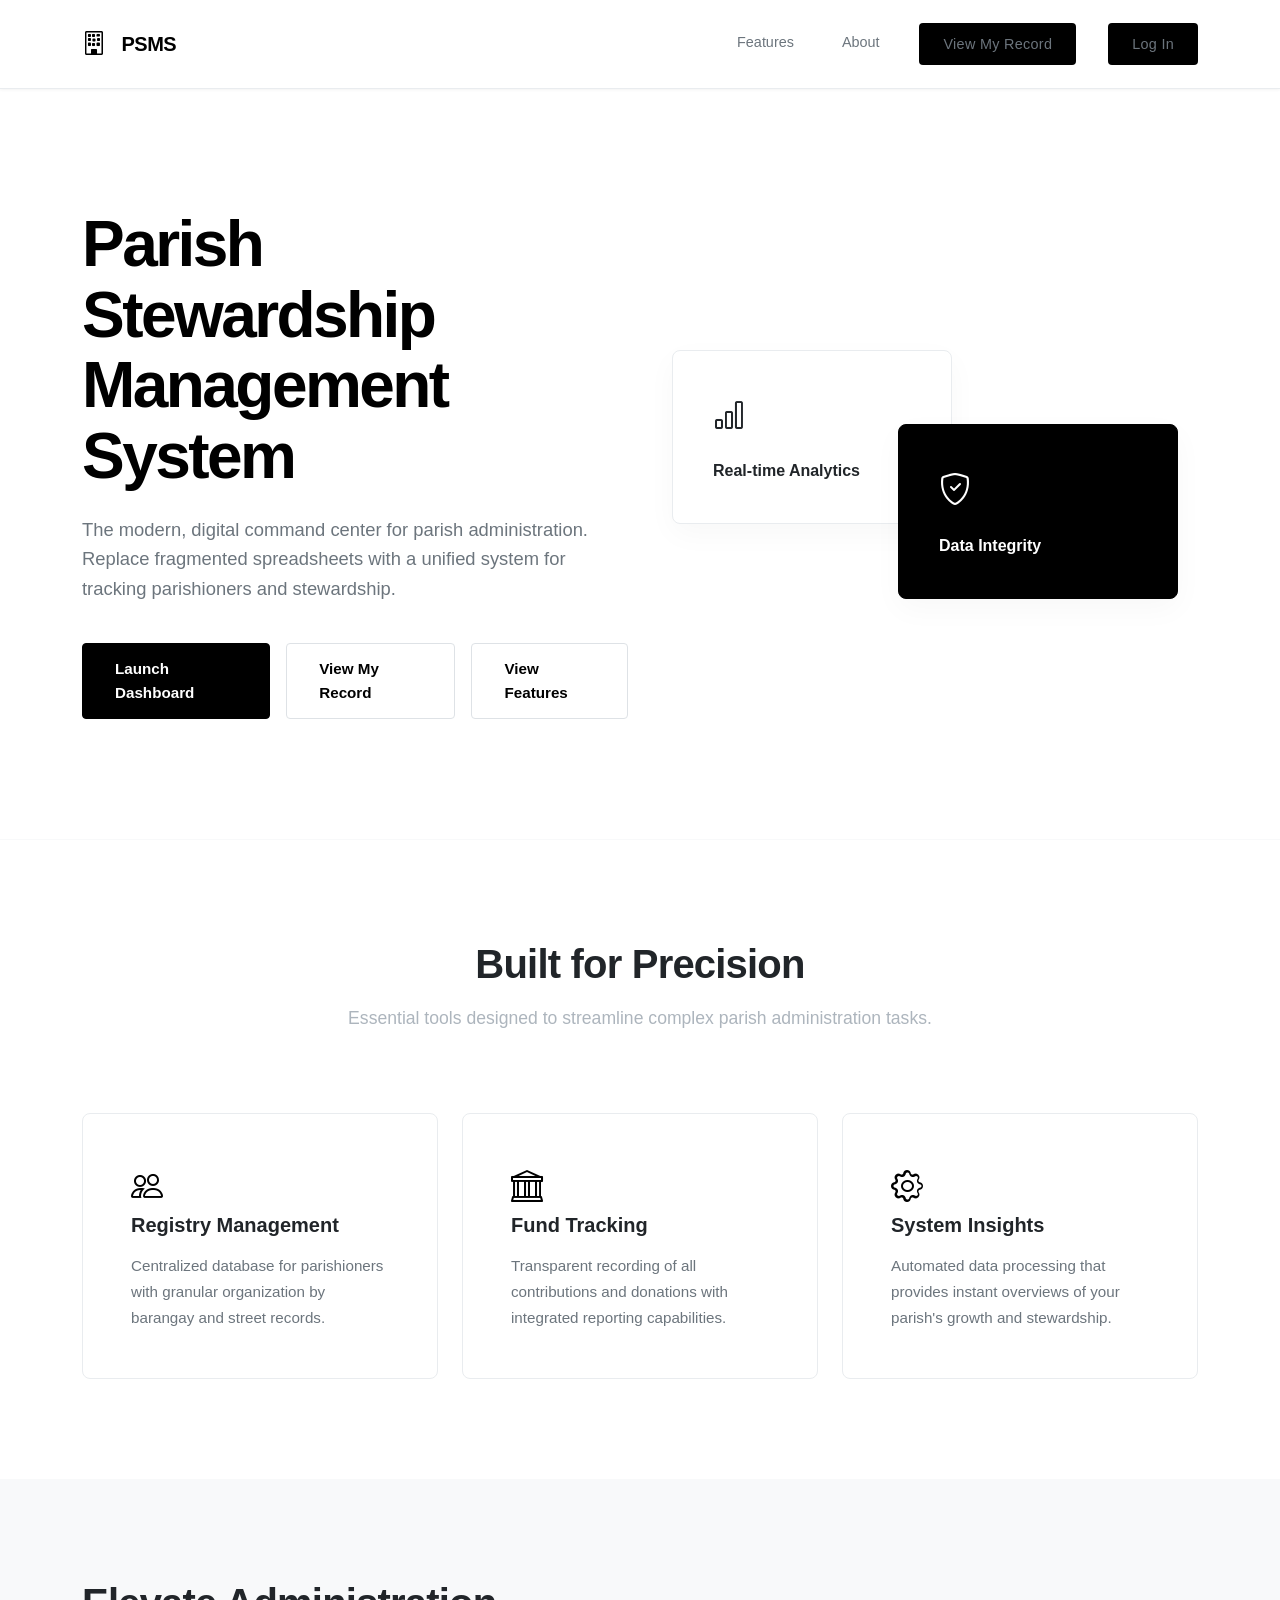
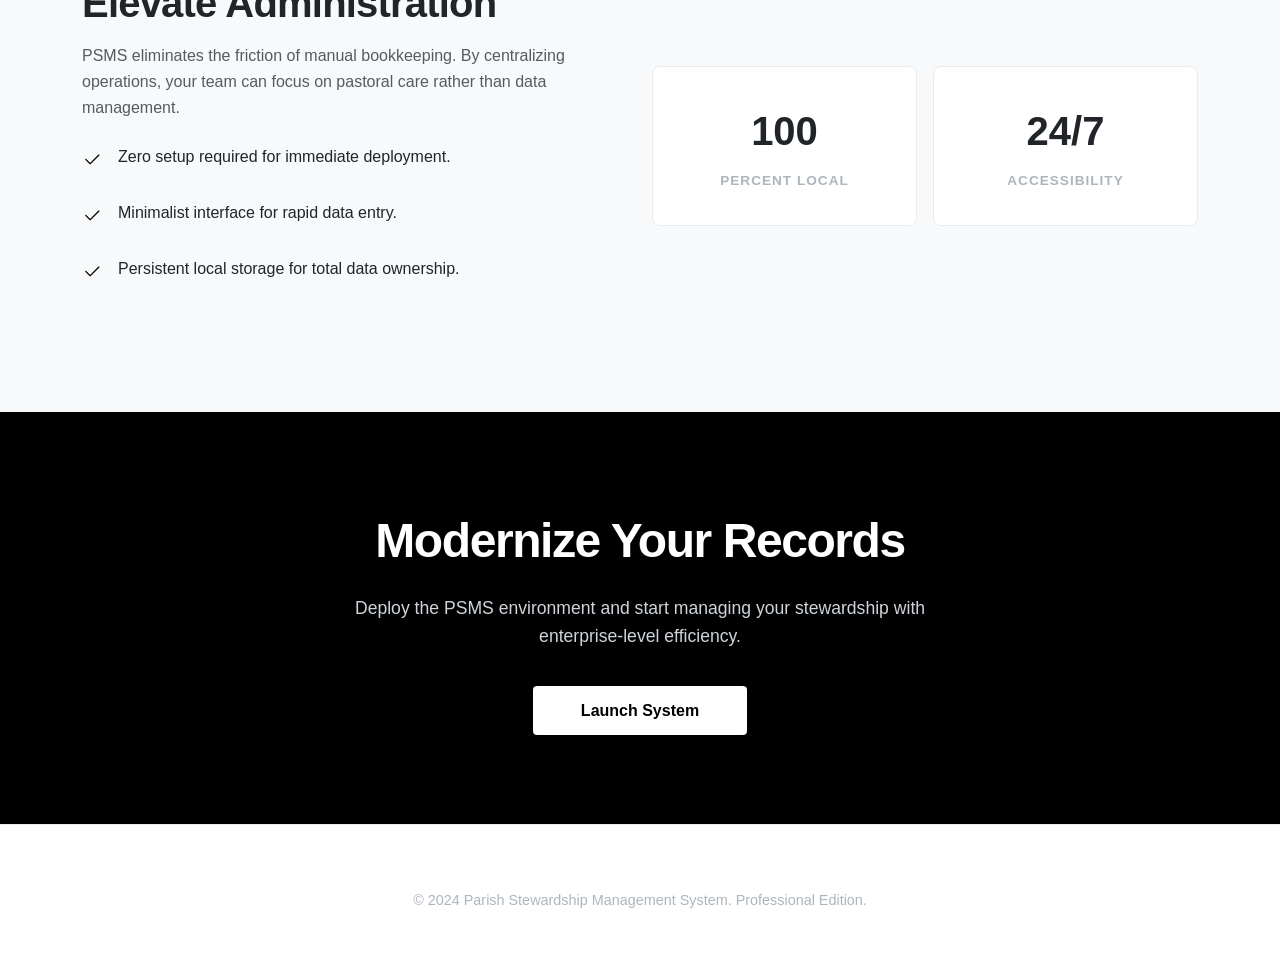
<file: index.html>
<!DOCTYPE html>
<html lang="en">
<head>
    <meta charset="UTF-8">
    <meta name="viewport" content="width=device-width, initial-scale=1.0">
    <title>Parish Stewardship Management System</title>
    <link href="https://cdn.jsdelivr.net/npm/bootstrap@5.3.0/dist/css/bootstrap.min.css" rel="stylesheet">
    <link rel="stylesheet" href="https://cdn.jsdelivr.net/npm/bootstrap-icons@1.11.0/font/bootstrap-icons.css">
    <link rel="stylesheet" href="assets/css/landing.css">
</head>
<body>
    <!-- Navigation -->
    <nav class="navbar navbar-expand-lg navbar-light landing-navbar sticky-top">
        <div class="container-lg">
            <a class="navbar-brand" href="#home">
                <i class="bi bi-building"></i>
                <span class="ms-2 fw-bold">PSMS</span>
            </a>
            <button class="navbar-toggler" type="button" data-bs-toggle="collapse" data-bs-target="#navbarNav">
                <span class="navbar-toggler-icon"></span>
            </button>
            <div class="collapse navbar-collapse" id="navbarNav">
                <ul class="navbar-nav ms-auto">
                    <li class="nav-item"><a class="nav-link" href="#features">Features</a></li>
                    <li class="nav-item"><a class="nav-link" href="#about">About</a></li>
                    <li class="nav-item"><a class="nav-link nav-link-cta" href="parishioner-access.html">View My Record</a></li>
                    <li class="nav-item"><a class="nav-link nav-link-cta" href="login.html">Log In</a></li>
                </ul>
            </div>
        </div>
    </nav>

    <!-- Hero Section -->
    <section id="home" class="hero-section">
        <div class="container-lg">
            <div class="row align-items-center">
                <div class="col-lg-6">
                    <h1 class="hero-title">Parish Stewardship Management System</h1>
                    <p class="hero-subtitle">The modern, digital command center for parish administration. Replace fragmented spreadsheets with a unified system for tracking parishioners and stewardship.</p>
                    <div class="hero-buttons">
                        <a href="login.html" class="btn-hero-primary">
                            Launch Dashboard
                        </a>
                        <a href="parishioner-access.html" class="btn-hero-secondary">
                            View My Record
                        </a>
                        <a href="#features" class="btn-hero-tertiary">
                            View Features
                        </a>
                    </div>
                </div>
                <div class="col-lg-6 d-none d-lg-block">
                    <div class="hero-illustration">
                        <div class="illustration-card card-offset-1">
                            <i class="bi bi-shield-check"></i>
                            <p>Data Integrity</p>
                        </div>
                        <div class="illustration-card card-offset-2">
                            <i class="bi bi-bar-chart"></i>
                            <p>Real-time Analytics</p>
                        </div>
                    </div>
                </div>
            </div>
        </div>
    </section>

    <!-- Features Section -->
    <section id="features" class="features-section">
        <div class="container-lg">
            <div class="section-header text-center">
                <h2 class="section-title">Built for Precision</h2>
                <p class="section-subtitle mx-auto">Essential tools designed to streamline complex parish administration tasks.</p>
            </div>
            <div class="row g-4">
                <div class="col-md-4">
                    <div class="feature-card">
                        <i class="bi bi-people feature-icon"></i>
                        <h3 class="feature-title">Registry Management</h3>
                        <p class="feature-description">Centralized database for parishioners with granular organization by barangay and street records.</p>
                    </div>
                </div>
                <div class="col-md-4">
                    <div class="feature-card">
                        <i class="bi bi-bank feature-icon"></i>
                        <h3 class="feature-title">Fund Tracking</h3>
                        <p class="feature-description">Transparent recording of all contributions and donations with integrated reporting capabilities.</p>
                    </div>
                </div>
                <div class="col-md-4">
                    <div class="feature-card">
                        <i class="bi bi-gear feature-icon"></i>
                        <h3 class="feature-title">System Insights</h3>
                        <p class="feature-description">Automated data processing that provides instant overviews of your parish's growth and stewardship.</p>
                    </div>
                </div>
            </div>
        </div>
    </section>

    <!-- About Section -->
    <section id="about" class="about-section">
        <div class="container-lg">
            <div class="row align-items-center">
                <div class="col-lg-6">
                    <h2 class="section-title">Elevate Administration</h2>
                    <p class="mb-4 text-muted">PSMS eliminates the friction of manual bookkeeping. By centralizing operations, your team can focus on pastoral care rather than data management.</p>
                    <div class="benefit-item">
                        <i class="bi bi-check2"></i>
                        <span>Zero setup required for immediate deployment.</span>
                    </div>
                    <div class="benefit-item">
                        <i class="bi bi-check2"></i>
                        <span>Minimalist interface for rapid data entry.</span>
                    </div>
                    <div class="benefit-item">
                        <i class="bi bi-check2"></i>
                        <span>Persistent local storage for total data ownership.</span>
                    </div>
                </div>
                <div class="col-lg-6">
                    <div class="about-illustration">
                        <div class="illustration-stat">
                            <span class="stat-number">100</span>
                            <span class="stat-label">Percent Local</span>
                        </div>
                        <div class="illustration-stat">
                            <span class="stat-number">24/7</span>
                            <span class="stat-label">Accessibility</span>
                        </div>
                    </div>
                </div>
            </div>
        </div>
    </section>

    <!-- CTA Section -->
    <section id="cta" class="cta-section">
        <div class="container-lg">
            <h2 class="cta-title">Modernize Your Records</h2>
            <p class="cta-subtitle">Deploy the PSMS environment and start managing your stewardship with enterprise-level efficiency.</p>
            <a href="login.html" class="btn-cta">
                Launch System
            </a>
        </div>
    </section>

    <!-- Footer -->
    <footer class="landing-footer">
        <div class="container-lg">
            <div class="footer-content">
                <p>&copy; 2024 Parish Stewardship Management System. Professional Edition.</p>
            </div>
        </div>
    </footer>

    <script src="https://cdn.jsdelivr.net/npm/bootstrap@5.3.0/dist/js/bootstrap.bundle.min.js"></script>
    <script src="assets/js/landing.js"></script>
</body>
</html>
</file>
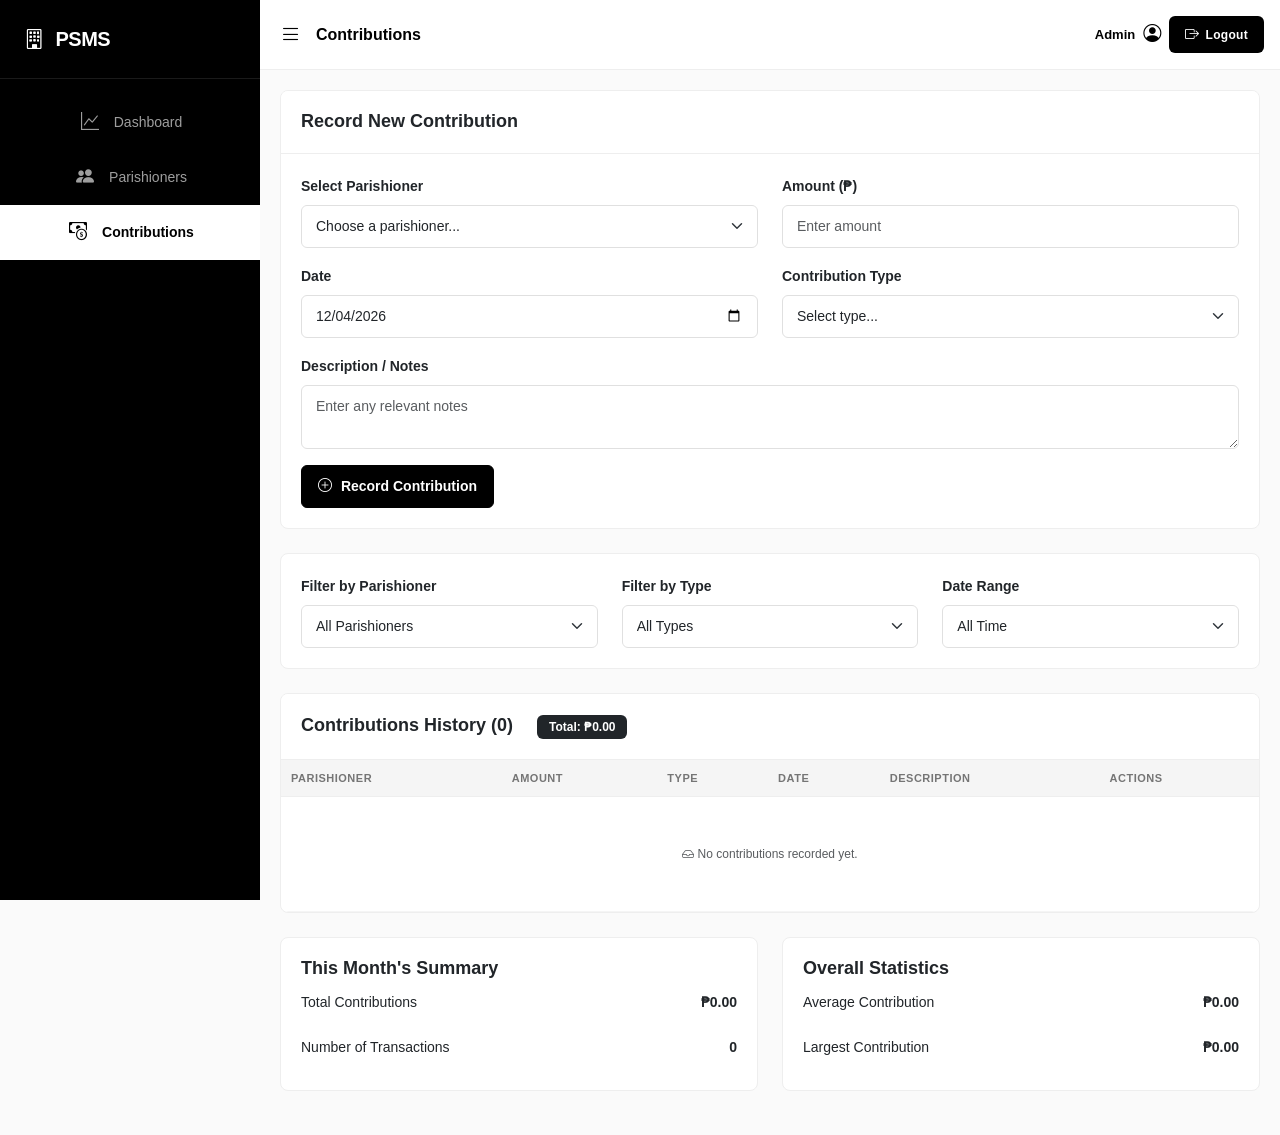
<file: contributions.html>
<!DOCTYPE html>
<html lang="en">
<head>
    <meta charset="UTF-8">
    <meta name="viewport" content="width=device-width, initial-scale=1.0">
    <title>Parish Stewardship Management System - Contributions</title>
    <link href="https://cdn.jsdelivr.net/npm/bootstrap@5.3.0/dist/css/bootstrap.min.css" rel="stylesheet">
    <link rel="stylesheet" href="https://cdn.jsdelivr.net/npm/bootstrap-icons@1.11.0/font/bootstrap-icons.css">
    <link rel="stylesheet" href="assets/css/style.css">
</head>
<body>
    <div class="d-flex">
        <!-- Sidebar -->
        <aside id="sidebar" class="sidebar">
            <div class="sidebar-header">
                <a href="dashboard.html" class="sidebar-brand">
                    <i class="bi bi-building"></i>
                    <span>PSMS</span>
                </a>
            </div>
            <nav class="sidebar-nav">
                <a href="dashboard.html" class="nav-item">
                    <i class="bi bi-graph-up"></i>
                    <span>Dashboard</span>
                </a>
                <a href="parishioners.html" class="nav-item">
                    <i class="bi bi-people-fill"></i>
                    <span>Parishioners</span>
                </a>
                <a href="contributions.html" class="nav-item active">
                    <i class="bi bi-cash-coin"></i>
                    <span>Contributions</span>
                </a>
            </nav>
        </aside>

        <!-- Mobile Sidebar Overlay -->
        <div id="sidebarOverlay" class="sidebar-overlay" onclick="closeSidebar()"></div>

        <!-- Main Content -->
        <main class="main-content">
            <!-- Top Navigation Bar -->
            <nav class="topbar">
                <div class="topbar-left">
                    <button class="btn-toggle-sidebar" onclick="toggleSidebar()">
                        <i class="bi bi-list"></i>
                    </button>
                    <h1 class="page-title">Contributions</h1>
                </div>
                <div class="topbar-right">
                    <span class="user-name">Admin</span>
                    <i class="bi bi-person-circle"></i>
                    <button class="btn-logout" onclick="handleLogout()" title="Logout">
                        <i class="bi bi-box-arrow-right"></i>
                        <span>Logout</span>
                    </button>
                </div>
            </nav>

            <!-- Page Content -->
            <div class="page-content">
                <!-- Record Contribution Section -->
                <div class="card mb-4">
                    <div class="card-header">
                        <h5 class="card-title">Record New Contribution</h5>
                    </div>
                    <div class="card-body">
                        <form id="contributionForm" onsubmit="addContribution(event)">
                            <div class="row mb-3">
                                <div class="col-md-6">
                                    <label for="contributionParishioner" class="form-label">Select Parishioner</label>
                                    <select class="form-select" id="contributionParishioner" required>
                                        <option value="">Choose a parishioner...</option>
                                    </select>
                                </div>
                                <div class="col-md-6">
                                    <label for="contributionAmount" class="form-label">Amount (₱)</label>
                                    <input type="number" class="form-control" id="contributionAmount" placeholder="Enter amount" min="0" step="0.01" required>
                                </div>
                            </div>
                            <div class="row mb-3">
                                <div class="col-md-6">
                                    <label for="contributionDate" class="form-label">Date</label>
                                    <input type="date" class="form-control" id="contributionDate" required>
                                </div>
                                <div class="col-md-6">
                                    <label for="contributionType" class="form-label">Contribution Type</label>
                                    <select class="form-select" id="contributionType" required>
                                        <option value="">Select type...</option>
                                        <option value="Sunday Offering">Sunday Offering</option>
                                        <option value="Monthly Pledge">Monthly Pledge</option>
                                        <option value="Special Project">Special Project</option>
                                        <option value="Charity/Donation">Charity/Donation</option>
                                        <option value="Other">Other</option>
                                    </select>
                                </div>
                            </div>
                            <div class="row mb-3">
                                <div class="col-md-12">
                                    <label for="contributionDescription" class="form-label">Description / Notes</label>
                                    <textarea class="form-control" id="contributionDescription" rows="2" placeholder="Enter any relevant notes"></textarea>
                                </div>
                            </div>
                            <button type="submit" class="btn btn-dark">
                                <i class="bi bi-plus-circle"></i> Record Contribution
                            </button>
                        </form>
                    </div>
                </div>

                <!-- Filter Section -->
                <div class="card mb-4">
                    <div class="card-body">
                        <div class="row">
                            <div class="col-md-4">
                                <label class="form-label">Filter by Parishioner</label>
                                <select class="form-select" id="filterParishioner" onchange="filterContributions()">
                                    <option value="">All Parishioners</option>
                                </select>
                            </div>
                            <div class="col-md-4">
                                <label class="form-label">Filter by Type</label>
                                <select class="form-select" id="filterType" onchange="filterContributions()">
                                    <option value="">All Types</option>
                                    <option value="Sunday Offering">Sunday Offering</option>
                                    <option value="Monthly Pledge">Monthly Pledge</option>
                                    <option value="Special Project">Special Project</option>
                                    <option value="Charity/Donation">Charity/Donation</option>
                                    <option value="Other">Other</option>
                                </select>
                            </div>
                            <div class="col-md-4">
                                <label class="form-label">Date Range</label>
                                <select class="form-select" id="dateRange" onchange="filterContributions()">
                                    <option value="">All Time</option>
                                    <option value="7days">Last 7 Days</option>
                                    <option value="30days">Last 30 Days</option>
                                    <option value="90days">Last 90 Days</option>
                                    <option value="1year">Last Year</option>
                                </select>
                            </div>
                        </div>
                    </div>
                </div>

                <!-- Contributions Table -->
                <div class="card">
                    <div class="card-header">
                        <div class="row align-items-center">
                            <div class="col">
                                <h5 class="card-title">Contributions History (<span id="contributionCount">0</span>)</h5>
                            </div>
                            <div class="col-auto">
                                <span class="badge bg-dark">Total: ₱<span id="totalAmount">0.00</span></span>
                            </div>
                        </div>
                    </div>
                    <div class="table-responsive">
                        <table class="table table-hover mb-0">
                            <thead>
                                <tr>
                                    <th>Parishioner</th>
                                    <th>Amount</th>
                                    <th>Type</th>
                                    <th>Date</th>
                                    <th>Description</th>
                                    <th>Actions</th>
                                </tr>
                            </thead>
                            <tbody id="contributionTableBody">
                                <tr>
                                    <td colspan="6" class="text-muted text-center py-5">
                                        <i class="bi bi-inbox"></i> No contributions recorded yet.
                                    </td>
                                </tr>
                            </tbody>
                        </table>
                    </div>
                </div>

                <!-- Summary Cards -->
                <div class="row mt-4">
                    <div class="col-md-6">
                        <div class="card">
                            <div class="card-body">
                                <h6 class="card-title">This Month's Summary</h6>
                                <div class="overview-item">
                                    <span>Total Contributions</span>
                                    <span class="fw-bold" id="monthTotal">₱0.00</span>
                                </div>
                                <div class="overview-item">
                                    <span>Number of Transactions</span>
                                    <span class="fw-bold" id="monthCount">0</span>
                                </div>
                            </div>
                        </div>
                    </div>
                    <div class="col-md-6">
                        <div class="card">
                            <div class="card-body">
                                <h6 class="card-title">Overall Statistics</h6>
                                <div class="overview-item">
                                    <span>Average Contribution</span>
                                    <span class="fw-bold" id="avgAmount">₱0.00</span>
                                </div>
                                <div class="overview-item">
                                    <span>Largest Contribution</span>
                                    <span class="fw-bold" id="maxAmount">₱0.00</span>
                                </div>
                            </div>
                        </div>
                    </div>
                </div>
            </div>
        </main>
    </div>

    <!-- Edit Contribution Modal -->
    <div class="modal fade" id="editContributionModal" tabindex="-1">
        <div class="modal-dialog">
            <div class="modal-content">
                <div class="modal-header">
                    <h5 class="modal-title">Edit Contribution</h5>
                    <button type="button" class="btn-close" data-bs-dismiss="modal"></button>
                </div>
                <div class="modal-body">
                    <form id="editContributionForm">
                        <input type="hidden" id="editContributionId">
                        <div class="mb-3">
                            <label for="editContAmount" class="form-label">Amount (₱)</label>
                            <input type="number" class="form-control" id="editContAmount" min="0" step="0.01" required>
                        </div>
                        <div class="mb-3">
                            <label for="editContDate" class="form-label">Date</label>
                            <input type="date" class="form-control" id="editContDate" required>
                        </div>
                        <div class="mb-3">
                            <label for="editContType" class="form-label">Contribution Type</label>
                            <select class="form-select" id="editContType" required>
                                <option value="Sunday Offering">Sunday Offering</option>
                                <option value="Monthly Pledge">Monthly Pledge</option>
                                <option value="Special Project">Special Project</option>
                                <option value="Charity/Donation">Charity/Donation</option>
                                <option value="Other">Other</option>
                            </select>
                        </div>
                        <div class="mb-3">
                            <label for="editContDescription" class="form-label">Description</label>
                            <textarea class="form-control" id="editContDescription" rows="2"></textarea>
                        </div>
                    </form>
                </div>
                <div class="modal-footer">
                    <button type="button" class="btn btn-secondary" data-bs-dismiss="modal">Cancel</button>
                    <button type="button" class="btn btn-dark" onclick="saveContribution()">Save Changes</button>
                </div>
            </div>
        </div>
    </div>

    <script src="https://cdn.jsdelivr.net/npm/bootstrap@5.3.0/dist/js/bootstrap.bundle.min.js"></script>
    <script src="assets/js/script.js"></script>
    <script>
        document.addEventListener('DOMContentLoaded', function() {
            initializeData();
            displayContributions();
            updateContributionParishionerSelect();
            updateContributionStats();
            
            // Set today's date as default
            const dateInput = document.getElementById('contributionDate');
            if (dateInput) {
                const today = new Date().toISOString().split('T')[0];
                dateInput.value = today;
            }
        });
    </script>
</body>
</html>
</file>
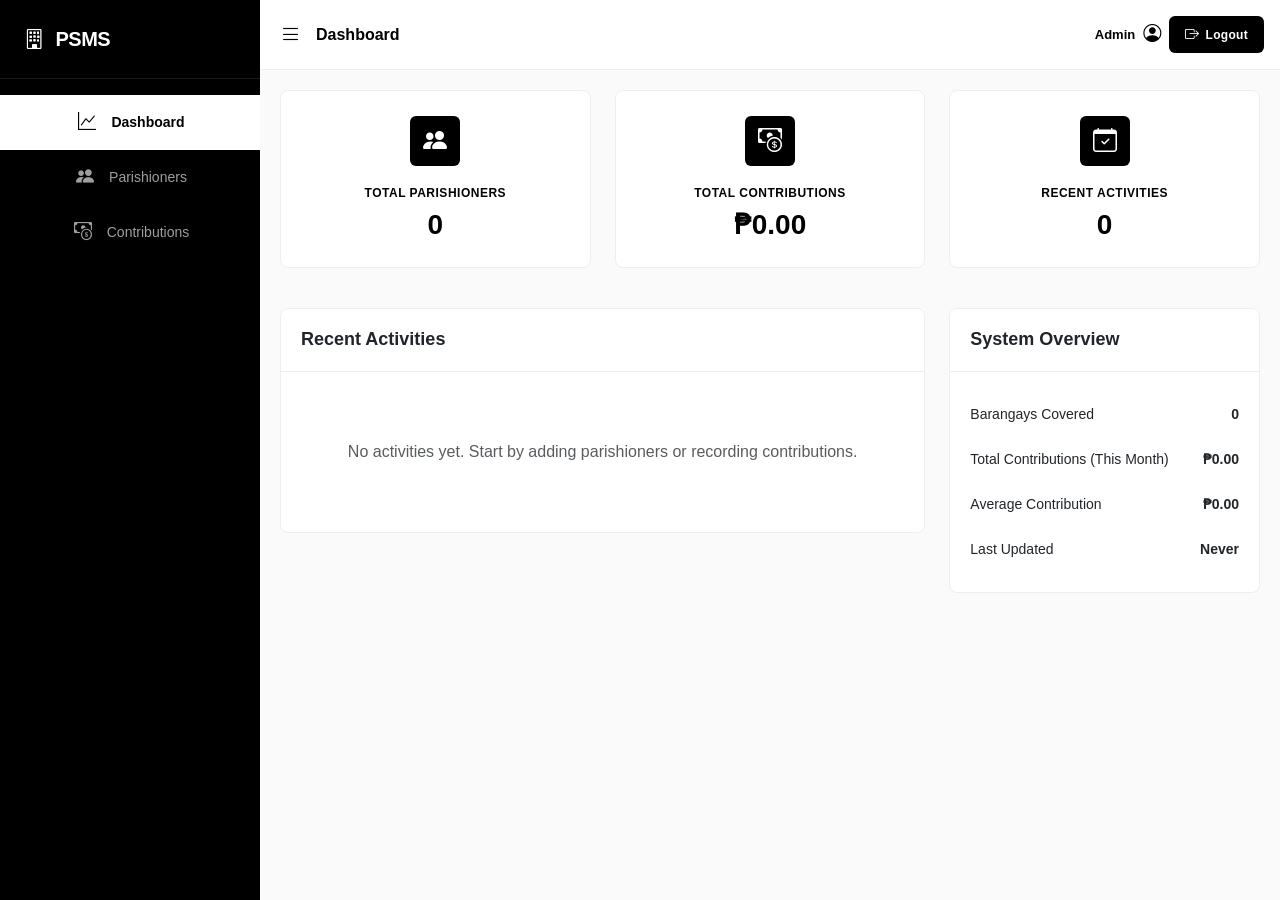
<file: dashboard.html>
<!DOCTYPE html>
<html lang="en">
<head>
    <meta charset="UTF-8">
    <meta name="viewport" content="width=device-width, initial-scale=1.0">
    <title>Parish Stewardship Management System - Dashboard</title>
    <link href="https://cdn.jsdelivr.net/npm/bootstrap@5.3.0/dist/css/bootstrap.min.css" rel="stylesheet">
    <link rel="stylesheet" href="https://cdn.jsdelivr.net/npm/bootstrap-icons@1.11.0/font/bootstrap-icons.css">
    <link rel="stylesheet" href="assets/css/style.css">
</head>
<body>
    <div class="d-flex">
        <!-- Sidebar -->
        <aside id="sidebar" class="sidebar">
            <div class="sidebar-header">
                <a href="dashboard.html" class="sidebar-brand">
                    <i class="bi bi-building"></i>
                    <span>PSMS</span>
                </a>
            </div>
            <nav class="sidebar-nav">
                <a href="dashboard.html" class="nav-item active">
                    <i class="bi bi-graph-up"></i>
                    <span>Dashboard</span>
                </a>
                <a href="parishioners.html" class="nav-item">
                    <i class="bi bi-people-fill"></i>
                    <span>Parishioners</span>
                </a>
                <a href="contributions.html" class="nav-item">
                    <i class="bi bi-cash-coin"></i>
                    <span>Contributions</span>
                </a>
            </nav>
        </aside>

        <!-- Mobile Sidebar Overlay -->
        <div id="sidebarOverlay" class="sidebar-overlay" onclick="closeSidebar()"></div>

        <!-- Main Content -->
        <main class="main-content">
            <!-- Top Navigation Bar -->
            <nav class="topbar">
                <div class="topbar-left">
                    <button class="btn-toggle-sidebar" onclick="toggleSidebar()">
                        <i class="bi bi-list"></i>
                    </button>
                    <h1 class="page-title">Dashboard</h1>
                </div>
                <div class="topbar-right">
                    <span class="user-name">Admin</span>
                    <i class="bi bi-person-circle"></i>
                    <button class="btn-logout" onclick="handleLogout()" title="Logout">
                        <i class="bi bi-box-arrow-right"></i>
                        <span>Logout</span>
                    </button>
                </div>
            </nav>

            <!-- Page Content -->
            <div class="page-content">
                <!-- Stats Cards -->
                <div class="row mb-4">
                    <div class="col-md-4 mb-3">
                        <div class="stat-card">
                            <div class="stat-icon">
                                <i class="bi bi-people-fill"></i>
                            </div>
                            <div class="stat-info">
                                <h6>Total Parishioners</h6>
                                <h2 id="totalParishioners">0</h2>
                            </div>
                        </div>
                    </div>
                    <div class="col-md-4 mb-3">
                        <div class="stat-card">
                            <div class="stat-icon">
                                <i class="bi bi-cash-coin"></i>
                            </div>
                            <div class="stat-info">
                                <h6>Total Contributions</h6>
                                <h2 id="totalContributions">₱0</h2>
                            </div>
                        </div>
                    </div>
                    <div class="col-md-4 mb-3">
                        <div class="stat-card">
                            <div class="stat-icon">
                                <i class="bi bi-calendar-check"></i>
                            </div>
                            <div class="stat-info">
                                <h6>Recent Activities</h6>
                                <h2 id="recentActivities">0</h2>
                            </div>
                        </div>
                    </div>
                </div>

                <!-- Recent Activities -->
                <div class="row">
                    <div class="col-md-8">
                        <div class="card">
                            <div class="card-header">
                                <h5 class="card-title">Recent Activities</h5>
                            </div>
                            <div class="card-body">
                                <div id="activitiesList" class="activities-list">
                                    <div class="text-muted text-center py-5">
                                        No activities yet. Start by adding parishioners or recording contributions.
                                    </div>
                                </div>
                            </div>
                        </div>
                    </div>

                    <!-- Quick Stats -->
                    <div class="col-md-4">
                        <div class="card">
                            <div class="card-header">
                                <h5 class="card-title">System Overview</h5>
                            </div>
                            <div class="card-body">
                                <div class="overview-item">
                                    <span>Barangays Covered</span>
                                    <span class="fw-bold" id="barangayCount">0</span>
                                </div>
                                <div class="overview-item">
                                    <span>Total Contributions (This Month)</span>
                                    <span class="fw-bold" id="monthlyContributions">₱0</span>
                                </div>
                                <div class="overview-item">
                                    <span>Average Contribution</span>
                                    <span class="fw-bold" id="avgContribution">₱0</span>
                                </div>
                                <div class="overview-item">
                                    <span>Last Updated</span>
                                    <span class="fw-bold" id="lastUpdated">Never</span>
                                </div>
                            </div>
                        </div>
                    </div>
                </div>
            </div>
        </main>
    </div>

    <script src="https://cdn.jsdelivr.net/npm/bootstrap@5.3.0/dist/js/bootstrap.bundle.min.js"></script>
    <script src="assets/js/script.js"></script>
    <script>
        // Initialize dashboard
        document.addEventListener('DOMContentLoaded', function() {
            updateDashboard();
        });
    </script>
</body>
</html>
</file>
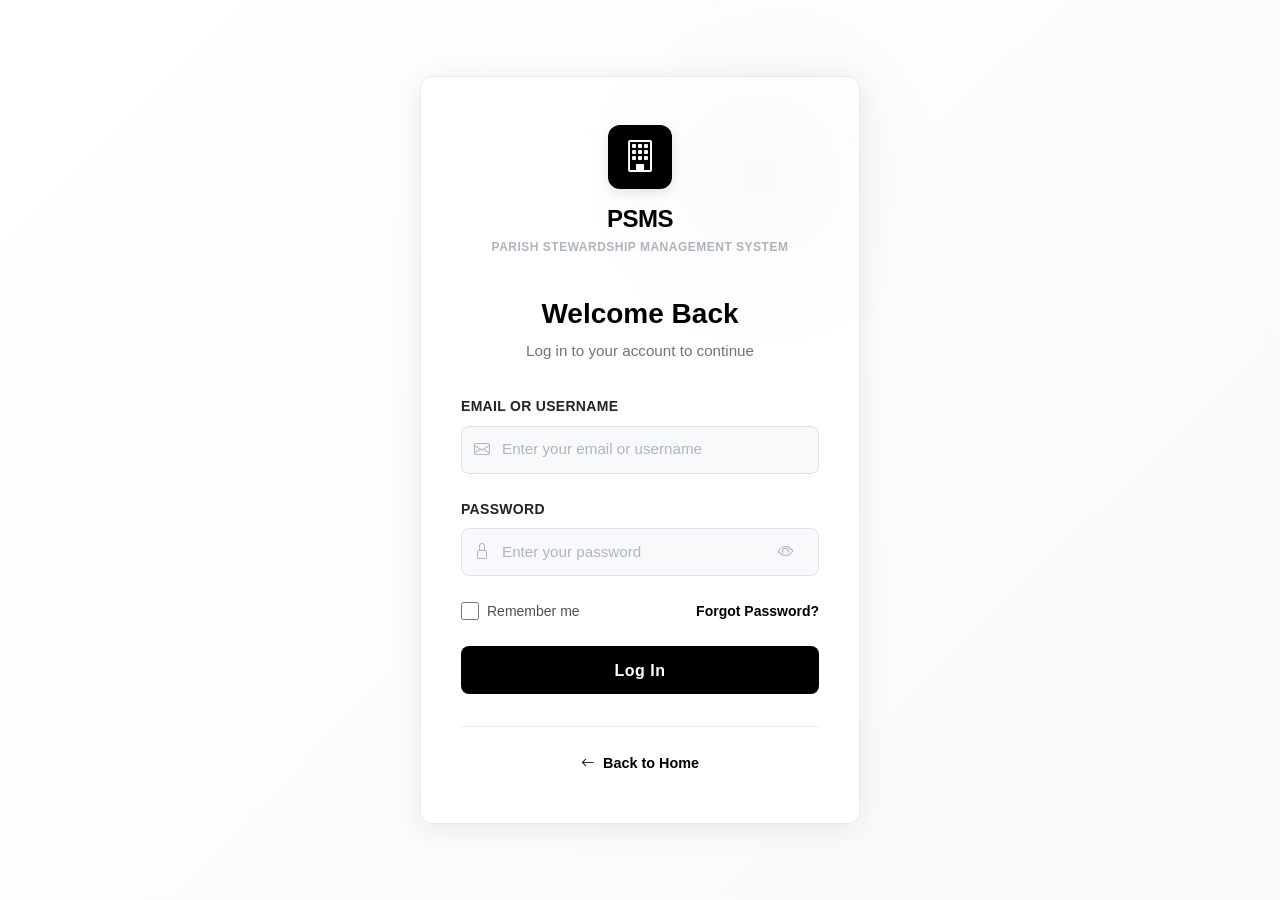
<file: login.html>
<!DOCTYPE html>
<html lang="en">
<head>
    <meta charset="UTF-8">
    <meta name="viewport" content="width=device-width, initial-scale=1.0">
    <title>Log In - Parish Stewardship Management System</title>
    <link href="https://cdn.jsdelivr.net/npm/bootstrap@5.3.0/dist/css/bootstrap.min.css" rel="stylesheet">
    <link rel="stylesheet" href="https://cdn.jsdelivr.net/npm/bootstrap-icons@1.11.0/font/bootstrap-icons.css">
    <link rel="stylesheet" href="assets/css/landing.css">
    <link rel="stylesheet" href="assets/css/login.css">
</head>
<body>
    <!-- Navigation -->


    <!-- Login Section -->
    <section class="login-section">
        <div class="login-container">
            <!-- Background decoration -->
            <div class="login-background-shape"></div>

            <!-- Login Card -->
            <div class="login-card">
                <!-- Logo Section -->
                <div class="login-header">
                    <div class="login-logo">
                        <i class="bi bi-building"></i>
                    </div>
                    <h1 class="login-title">PSMS</h1>
                    <p class="login-subtitle">Parish Stewardship Management System</p>
                </div>

                <!-- Welcome Message -->
                <div class="login-welcome">
                    <h2>Welcome Back</h2>
                    <p>Log in to your account to continue</p>
                </div>

                <!-- Login Form -->
                <form id="loginForm" class="login-form" onsubmit="handleLogin(event)">
                    <!-- Email/Username Field -->
                    <div class="form-group">
                        <label for="email" class="form-label">Email or Username</label>
                        <div class="input-wrapper">
                            <i class="bi bi-envelope"></i>
                            <input 
                                type="text" 
                                id="email" 
                                class="form-control login-input" 
                                placeholder="Enter your email or username"
                                required
                                aria-label="Email or Username"
                            >
                        </div>
                        <span class="error-message" id="emailError"></span>
                    </div>

                    <!-- Password Field -->
                    <div class="form-group">
                        <label for="password" class="form-label">Password</label>
                        <div class="input-wrapper">
                            <i class="bi bi-lock"></i>
                            <input 
                                type="password" 
                                id="password" 
                                class="form-control login-input" 
                                placeholder="Enter your password"
                                required
                                aria-label="Password"
                            >
                            <button 
                                type="button" 
                                class="btn-toggle-password" 
                                onclick="togglePasswordVisibility()"
                                aria-label="Toggle password visibility"
                            >
                                <i class="bi bi-eye"></i>
                            </button>
                        </div>
                        <span class="error-message" id="passwordError"></span>
                    </div>

                    <!-- Remember Me & Forgot Password -->
                    <div class="form-options">
                        <label class="remember-me">
                            <input type="checkbox" id="rememberMe">
                            <span>Remember me</span>
                        </label>
                        <a href="#" class="forgot-password">Forgot Password?</a>
                    </div>

                    <!-- Login Button -->
                    <button type="submit" class="btn-login" id="loginBtn">
                        <span class="btn-text">Log In</span>
                        <span class="btn-loader" id="btnLoader">
                            <i class="bi bi-hourglass-split"></i>
                        </span>
                    </button>

                    <!-- Error Message -->
                    <div class="alert alert-danger alert-dismissible fade hidden" id="loginError" role="alert">
                        <span id="errorText"></span>
                        <button type="button" class="btn-close" data-bs-dismiss="alert"></button>
                    </div>

                    <!-- Success Message -->
                    <div class="alert alert-success alert-dismissible fade hidden" id="loginSuccess" role="alert">
                        <span id="successText"></span>
                        <button type="button" class="btn-close" data-bs-dismiss="alert"></button>
                    </div>
                </form>

                <!-- Back to Home -->
                <div class="login-footer">
                    <p>
                        <a href="index.html" class="back-link">
                            <i class="bi bi-arrow-left"></i>
                            Back to Home
                        </a>
                    </p>
                </div>
            </div>
        </div>
    </section>

    <script src="https://cdn.jsdelivr.net/npm/bootstrap@5.3.0/dist/js/bootstrap.bundle.min.js"></script>
    <script>
        // Toggle Password Visibility
        function togglePasswordVisibility() {
            const passwordInput = document.getElementById('password');
            const toggleBtn = document.querySelector('.btn-toggle-password');
            
            if (passwordInput.type === 'password') {
                passwordInput.type = 'text';
                toggleBtn.innerHTML = '<i class="bi bi-eye-slash"></i>';
            } else {
                passwordInput.type = 'password';
                toggleBtn.innerHTML = '<i class="bi bi-eye"></i>';
            }
        }

        // Handle Login Form Submission
        function handleLogin(event) {
            event.preventDefault();
            
            const email = document.getElementById('email').value.trim();
            const password = document.getElementById('password').value;
            const rememberMe = document.getElementById('rememberMe').checked;
            
            // Clear previous errors
            clearErrors();
            
            // Validation
            let isValid = true;
            
            if (!email) {
                showError('emailError', 'Email or username is required');
                isValid = false;
            }
            
            if (!password) {
                showError('passwordError', 'Password is required');
                isValid = false;
            }
            
            if (!isValid) return;
            
            // Show loading state
            setLoadingState(true);
            
            // Simulate API call (500ms delay)
            setTimeout(() => {
                // Simple demo validation
                // In real implementation, this would be an API call
                
                if (email.toLowerCase() === 'admin' && password === 'admin123') {
                    // Store session
                    sessionStorage.setItem('userRole', 'admin');
                    sessionStorage.setItem('userName', 'Administrator');
                    if (rememberMe) {
                        localStorage.setItem('rememberedEmail', email);
                    }
                    
                    showSuccess('Login successful! Redirecting...');
                    setTimeout(() => {
                        window.location.href = 'dashboard.html';
                    }, 800);
                } else if (email.toLowerCase() === 'parishioner' && password === 'user123') {
                    // Store session
                    sessionStorage.setItem('userRole', 'parishioner');
                    sessionStorage.setItem('userName', 'Parishioner User');
                    if (rememberMe) {
                        localStorage.setItem('rememberedEmail', email);
                    }
                    
                    showSuccess('Login successful! Redirecting...');
                    setTimeout(() => {
                        window.location.href = 'parishioner.html';
                    }, 800);
                } else {
                    showLoginError('Invalid email/username or password');
                    setLoadingState(false);
                }
            }, 500);
        }

        // Utility Functions
        function showError(elementId, message) {
            const errorElement = document.getElementById(elementId);
            if (errorElement) {
                errorElement.textContent = message;
                errorElement.style.display = 'block';
            }
        }

        function clearErrors() {
            document.getElementById('emailError').textContent = '';
            document.getElementById('passwordError').textContent = '';
            document.getElementById('emailError').style.display = 'none';
            document.getElementById('passwordError').style.display = 'none';
        }

        function showLoginError(message) {
            const errorAlert = document.getElementById('loginError');
            const errorText = document.getElementById('errorText');
            errorText.textContent = message;
            errorAlert.classList.remove('hidden');
            errorAlert.classList.add('show');
        }

        function showSuccess(message) {
            const successAlert = document.getElementById('loginSuccess');
            const successText = document.getElementById('successText');
            successText.textContent = message;
            successAlert.classList.remove('hidden');
            successAlert.classList.add('show');
        }

        function setLoadingState(loading) {
            const loginBtn = document.getElementById('loginBtn');
            const btnLoader = document.getElementById('btnLoader');
            const btnText = document.querySelector('.btn-text');
            
            if (loading) {
                loginBtn.disabled = true;
                btnText.style.display = 'none';
                btnLoader.style.display = 'inline-block';
            } else {
                loginBtn.disabled = false;
                btnText.style.display = 'inline';
                btnLoader.style.display = 'none';
            }
        }

        // Populate remembered email on page load
        document.addEventListener('DOMContentLoaded', function() {
            const rememberedEmail = localStorage.getItem('rememberedEmail');
            if (rememberedEmail) {
                document.getElementById('email').value = rememberedEmail;
                document.getElementById('rememberMe').checked = true;
            }
        });
    </script>
</body>
</html>
</file>
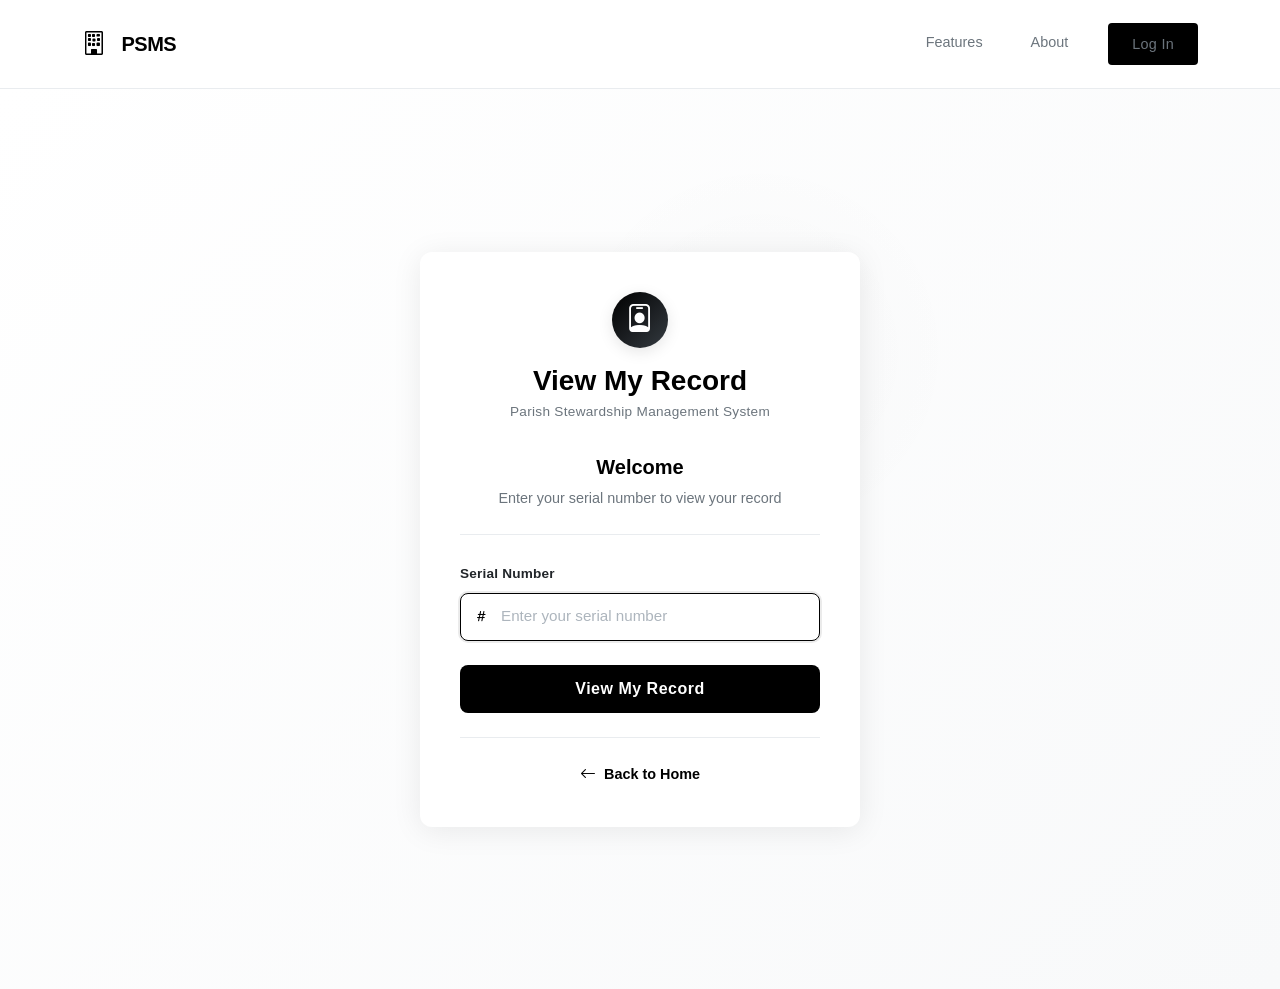
<file: parishioner-access.html>
<!DOCTYPE html>
<html lang="en">
<head>
    <meta charset="UTF-8">
    <meta name="viewport" content="width=device-width, initial-scale=1.0">
    <title>View My Record - Parish Stewardship Management System</title>
    <link href="https://cdn.jsdelivr.net/npm/bootstrap@5.3.0/dist/css/bootstrap.min.css" rel="stylesheet">
    <link rel="stylesheet" href="https://cdn.jsdelivr.net/npm/bootstrap-icons@1.11.0/font/bootstrap-icons.css">
    <link rel="stylesheet" href="assets/css/landing.css">
    <link rel="stylesheet" href="assets/css/parishioner-access.css">
</head>
<body>
    <!-- Navigation -->
    <nav class="navbar navbar-expand-lg navbar-light landing-navbar sticky-top">
        <div class="container-lg">
            <a class="navbar-brand" href="index.html">
                <i class="bi bi-building"></i>
                <span class="ms-2 fw-bold">PSMS</span>
            </a>
            <button class="navbar-toggler" type="button" data-bs-toggle="collapse" data-bs-target="#navbarNav">
                <span class="navbar-toggler-icon"></span>
            </button>
            <div class="collapse navbar-collapse" id="navbarNav">
                <ul class="navbar-nav ms-auto">
                    <li class="nav-item"><a class="nav-link" href="index.html#features">Features</a></li>
                    <li class="nav-item"><a class="nav-link" href="index.html#about">About</a></li>
                    <li class="nav-item"><a class="nav-link nav-link-cta" href="login.html">Log In</a></li>
                </ul>
            </div>
        </div>
    </nav>

    <!-- Parishioner Access Section -->
    <section class="access-section">
        <div class="access-container">
            <!-- Background decoration -->
            <div class="access-background-shape"></div>

            <!-- Access Card -->
            <div class="access-card">
                <!-- Header -->
                <div class="access-header">
                    <div class="access-logo">
                        <i class="bi bi-person-badge"></i>
                    </div>
                    <h1 class="access-title">View My Record</h1>
                    <p class="access-subtitle">Parish Stewardship Management System</p>
                </div>

                <!-- Welcome Message -->
                <div class="access-welcome">
                    <h2>Welcome</h2>
                    <p>Enter your serial number to view your record</p>
                </div>

                <!-- Lookup Form -->
                <form id="accessForm" class="access-form" onsubmit="handleLookup(event)">
                    <!-- Serial Number Field -->
                    <div class="form-group">
                        <label for="serialNumber" class="form-label">Serial Number</label>
                        <div class="input-wrapper">
                            <i class="bi bi-hash"></i>
                            <input 
                                type="text" 
                                id="serialNumber" 
                                class="form-control access-input" 
                                placeholder="Enter your serial number"
                                required
                                aria-label="Serial Number"
                            >
                        </div>
                        <span class="error-message" id="serialError"></span>
                    </div>

                    <!-- View Record Button -->
                    <button type="submit" class="btn-access" id="accessBtn">
                        <span class="btn-text">View My Record</span>
                        <span class="btn-loader" id="btnLoader">
                            <i class="bi bi-hourglass-split"></i>
                        </span>
                    </button>

                    <!-- Error Message -->
                    <div class="alert alert-danger alert-dismissible fade hidden" id="accessError" role="alert">
                        <span id="errorText"></span>
                        <button type="button" class="btn-close" data-bs-dismiss="alert"></button>
                    </div>
                </form>

                <!-- Record Display Section (Initially Hidden) -->
                <div id="recordSection" class="record-section hidden">
                    <!-- Record Card -->
                    <div class="record-card">
                        <div class="record-header">
                            <h3 class="record-title">
                                <i class="bi bi-person-circle"></i>
                                Your Record
                            </h3>
                            <button type="button" class="btn-close-record" onclick="resetForm()" aria-label="Close record">
                                <i class="bi bi-x"></i>
                            </button>
                        </div>

                        <div class="record-body">
                            <!-- Personal Information -->
                            <div class="record-section-group">
                                <h4 class="record-section-title">Personal Information</h4>
                                <div class="record-row">
                                    <div class="record-field">
                                        <label class="record-label">Serial Number</label>
                                        <p class="record-value" id="displaySerial">-</p>
                                    </div>
                                    <div class="record-field">
                                        <label class="record-label">Full Name</label>
                                        <p class="record-value" id="displayName">-</p>
                                    </div>
                                </div>

                                <div class="record-row">
                                    <div class="record-field">
                                        <label class="record-label">Barangay</label>
                                        <p class="record-value" id="displayBarangay">-</p>
                                    </div>
                                    <div class="record-field">
                                        <label class="record-label">Street/Purok</label>
                                        <p class="record-value" id="displayStreet">-</p>
                                    </div>
                                </div>

                                <div class="record-row">
                                    <div class="record-field">
                                        <label class="record-label">Contact Number</label>
                                        <p class="record-value" id="displayContact">-</p>
                                    </div>
                                    <div class="record-field">
                                        <label class="record-label">Member Since</label>
                                        <p class="record-value" id="displayDateAdded">-</p>
                                    </div>
                                </div>

                                <div class="record-row full-width">
                                    <div class="record-field">
                                        <label class="record-label">Notes</label>
                                        <p class="record-value notes-value" id="displayNotes">-</p>
                                    </div>
                                </div>
                            </div>
                        </div>

                        <!-- Record Footer with Action -->
                        <div class="record-footer">
                            <button type="button" class="btn-lookup-another" onclick="resetForm()">
                                <i class="bi bi-search"></i>
                                Look Up Another Record
                            </button>
                        </div>
                    </div>
                </div>

                <!-- No Record Found Message (Initially Hidden) -->
                <div id="noRecordSection" class="no-record-section hidden">
                    <div class="no-record-content">
                        <i class="bi bi-search"></i>
                        <h3>No Record Found</h3>
                        <p>We couldn't find a record with that serial number.</p>
                        <p class="no-record-help">Please check the serial number and try again.</p>
                        <button type="button" class="btn-try-again" onclick="resetForm()">
                            <i class="bi bi-arrow-counterclockwise"></i>
                            Try Again
                        </button>
                    </div>
                </div>

                <!-- Back to Home -->
                <div class="access-footer">
                    <p>
                        <a href="index.html" class="back-link">
                            <i class="bi bi-arrow-left"></i>
                            Back to Home
                        </a>
                    </p>
                </div>
            </div>
        </div>
    </section>

    <script src="https://cdn.jsdelivr.net/npm/bootstrap@5.3.0/dist/js/bootstrap.bundle.min.js"></script>
    <script>
        // Handle Lookup Form Submission
        function handleLookup(event) {
            event.preventDefault();
            
            const serialNumber = document.getElementById('serialNumber').value.trim();
            
            // Clear previous errors
            clearErrors();
            
            // Validation
            if (!serialNumber) {
                showError('serialError', 'Serial number is required');
                return;
            }
            
            // Show loading state
            setLoadingState(true);
            
            // Simulate API call (800ms delay)
            setTimeout(() => {
                fetchParishionerRecord(serialNumber);
            }, 800);
        }

        // Fetch Parishioner Record
        function fetchParishionerRecord(serialNumber) {
            // In production, this would be an actual API call:
            // fetch(`/api/parishioner/${serialNumber}`)
            //     .then(response => response.json())
            //     .then(data => displayRecord(data))
            //     .catch(error => showAccessError(error.message));

            // For now, we'll simulate fetching from localStorage
            const parishioners = getParishioners();
            const record = parishioners.find(p => p.serialNumber === serialNumber);
            
            setLoadingState(false);
            
            if (record) {
                displayRecord(record);
            } else {
                showNoRecordFound();
            }
        }

        // Display Record
        function displayRecord(record) {
            // Populate record fields
            document.getElementById('displaySerial').textContent = record.serialNumber || '-';
            document.getElementById('displayName').textContent = record.name || '-';
            document.getElementById('displayBarangay').textContent = record.barangay || '-';
            document.getElementById('displayStreet').textContent = record.street || '-';
            document.getElementById('displayContact').textContent = record.contact || '-';
            document.getElementById('displayDateAdded').textContent = formatDate(record.dateAdded) || '-';
            document.getElementById('displayNotes').textContent = record.notes || 'No additional notes';
            
            // Show record section, hide form and no record section
            document.getElementById('accessForm').classList.add('hidden');
            document.getElementById('recordSection').classList.remove('hidden');
            document.getElementById('noRecordSection').classList.add('hidden');
            
            // Scroll to record
            document.getElementById('recordSection').scrollIntoView({ behavior: 'smooth', block: 'nearest' });
        }

        // Show No Record Found
        function showNoRecordFound() {
            // Show no record section, hide form and record section
            document.getElementById('accessForm').classList.add('hidden');
            document.getElementById('noRecordSection').classList.remove('hidden');
            document.getElementById('recordSection').classList.add('hidden');
        }

        // Reset Form
        function resetForm() {
            document.getElementById('accessForm').reset();
            document.getElementById('serialNumber').focus();
            clearErrors();
            setLoadingState(false);
            
            // Hide record and no record sections
            document.getElementById('recordSection').classList.add('hidden');
            document.getElementById('noRecordSection').classList.add('hidden');
            document.getElementById('accessForm').classList.remove('hidden');
            
            // Scroll to form
            document.getElementById('accessForm').scrollIntoView({ behavior: 'smooth', block: 'nearest' });
        }

        // Format Date
        function formatDate(dateString) {
            if (!dateString) return '-';
            const date = new Date(dateString);
            return date.toLocaleDateString('en-US', { 
                year: 'numeric', 
                month: 'long', 
                day: 'numeric' 
            });
        }

        // Get Parishioners from localStorage
        function getParishioners() {
            const data = localStorage.getItem('psms_parishioners');
            return data ? JSON.parse(data) : [];
        }

        // Utility Functions
        function showError(elementId, message) {
            const errorElement = document.getElementById(elementId);
            if (errorElement) {
                errorElement.textContent = message;
                errorElement.style.display = 'block';
            }
        }

        function clearErrors() {
            document.getElementById('serialError').textContent = '';
            document.getElementById('serialError').style.display = 'none';
        }

        function showAccessError(message) {
            const errorAlert = document.getElementById('accessError');
            const errorText = document.getElementById('errorText');
            errorText.textContent = message;
            errorAlert.classList.remove('hidden');
            errorAlert.classList.add('show');
            setLoadingState(false);
        }

        function setLoadingState(loading) {
            const accessBtn = document.getElementById('accessBtn');
            const btnLoader = document.getElementById('btnLoader');
            const btnText = document.querySelector('.btn-text');
            
            if (loading) {
                accessBtn.disabled = true;
                btnText.style.display = 'none';
                btnLoader.style.display = 'inline-block';
            } else {
                accessBtn.disabled = false;
                btnText.style.display = 'inline';
                btnLoader.style.display = 'none';
            }
        }

        // Focus on serial number field on page load
        document.addEventListener('DOMContentLoaded', function() {
            document.getElementById('serialNumber').focus();
        });
    </script>
</body>
</html>
</file>
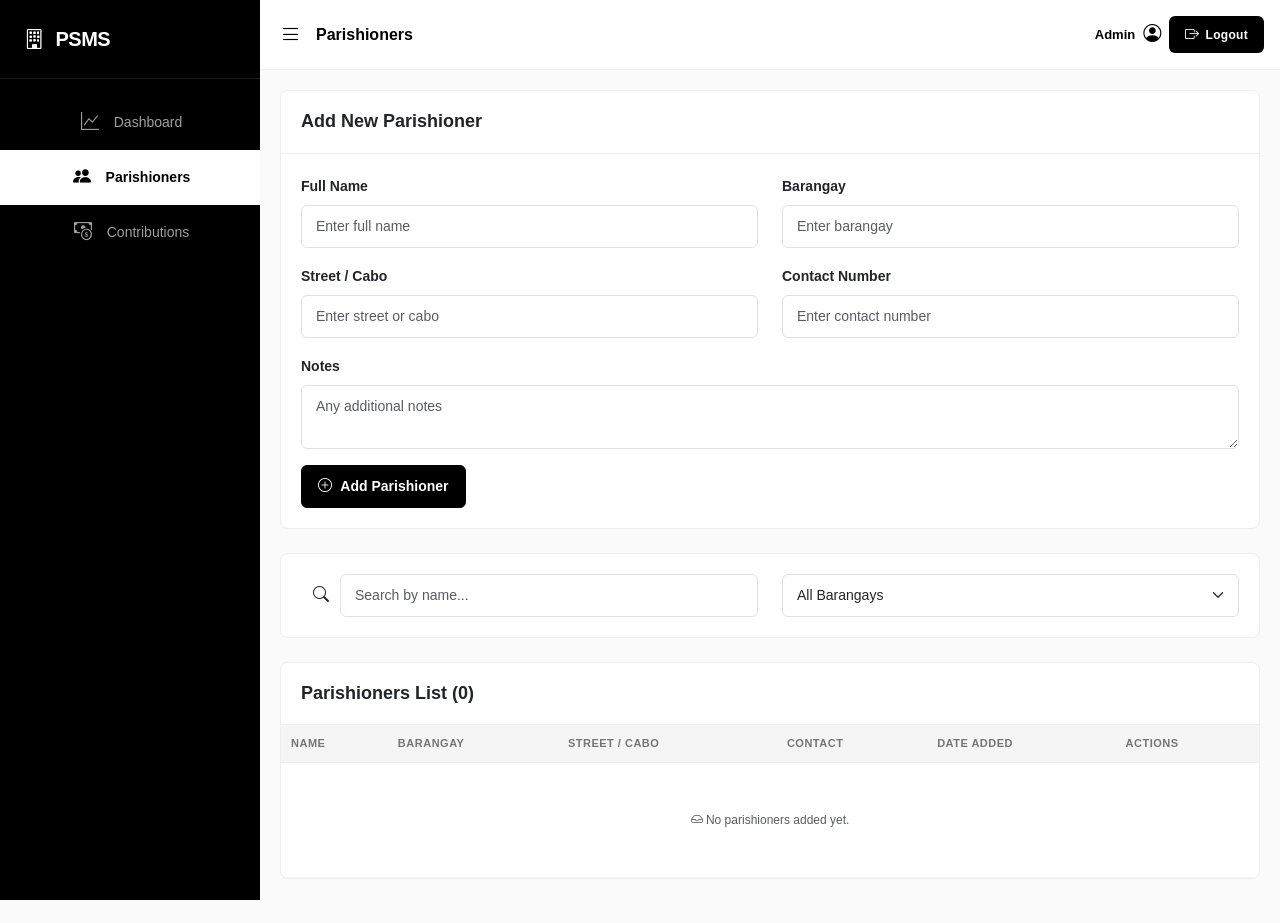
<file: parishioners.html>
<!DOCTYPE html>
<html lang="en">
<head>
    <meta charset="UTF-8">
    <meta name="viewport" content="width=device-width, initial-scale=1.0">
    <title>Parish Stewardship Management System - Parishioners</title>
    <link href="https://cdn.jsdelivr.net/npm/bootstrap@5.3.0/dist/css/bootstrap.min.css" rel="stylesheet">
    <link rel="stylesheet" href="https://cdn.jsdelivr.net/npm/bootstrap-icons@1.11.0/font/bootstrap-icons.css">
    <link rel="stylesheet" href="assets/css/style.css">
</head>
<body>
    <div class="d-flex">
        <!-- Sidebar -->
        <aside id="sidebar" class="sidebar">
            <div class="sidebar-header">
                <a href="dashboard.html" class="sidebar-brand">
                    <i class="bi bi-building"></i>
                    <span>PSMS</span>
                </a>
            </div>
            <nav class="sidebar-nav">
                <a href="dashboard.html" class="nav-item">
                    <i class="bi bi-graph-up"></i>
                    <span>Dashboard</span>
                </a>
                <a href="parishioners.html" class="nav-item active">
                    <i class="bi bi-people-fill"></i>
                    <span>Parishioners</span>
                </a>
                <a href="contributions.html" class="nav-item">
                    <i class="bi bi-cash-coin"></i>
                    <span>Contributions</span>
                </a>
            </nav>
        </aside>

        <!-- Mobile Sidebar Overlay -->
        <div id="sidebarOverlay" class="sidebar-overlay" onclick="closeSidebar()"></div>

        <!-- Main Content -->
        <main class="main-content">
            <!-- Top Navigation Bar -->
            <nav class="topbar">
                <div class="topbar-left">
                    <button class="btn-toggle-sidebar" onclick="toggleSidebar()">
                        <i class="bi bi-list"></i>
                    </button>
                    <h1 class="page-title">Parishioners</h1>
                </div>
                <div class="topbar-right">
                    <span class="user-name">Admin</span>
                    <i class="bi bi-person-circle"></i>
                    <button class="btn-logout" onclick="handleLogout()" title="Logout">
                        <i class="bi bi-box-arrow-right"></i>
                        <span>Logout</span>
                    </button>
                </div>
            </nav>

            <!-- Page Content -->
            <div class="page-content">
                <!-- Add Parishioner Section -->
                <div class="card mb-4">
                    <div class="card-header">
                        <h5 class="card-title">Add New Parishioner</h5>
                    </div>
                    <div class="card-body">
                        <form id="parishionerForm" onsubmit="addParishioner(event)">
                            <div class="row mb-3">
                                <div class="col-md-6">
                                    <label for="parishionerName" class="form-label">Full Name</label>
                                    <input type="text" class="form-control" id="parishionerName" placeholder="Enter full name" required>
                                </div>
                                <div class="col-md-6">
                                    <label for="parishionerBarangay" class="form-label">Barangay</label>
                                    <input type="text" class="form-control" id="parishionerBarangay" placeholder="Enter barangay" required>
                                </div>
                            </div>
                            <div class="row mb-3">
                                <div class="col-md-6">
                                    <label for="parishionerStreet" class="form-label">Street / Cabo</label>
                                    <input type="text" class="form-control" id="parishionerStreet" placeholder="Enter street or cabo" required>
                                </div>
                                <div class="col-md-6">
                                    <label for="parishionerContact" class="form-label">Contact Number</label>
                                    <input type="tel" class="form-control" id="parishionerContact" placeholder="Enter contact number">
                                </div>
                            </div>
                            <div class="row mb-3">
                                <div class="col-md-12">
                                    <label for="parishionerNotes" class="form-label">Notes</label>
                                    <textarea class="form-control" id="parishionerNotes" rows="2" placeholder="Any additional notes"></textarea>
                                </div>
                            </div>
                            <button type="submit" class="btn btn-dark">
                                <i class="bi bi-plus-circle"></i> Add Parishioner
                            </button>
                        </form>
                    </div>
                </div>

                <!-- Search and Filter -->
                <div class="card mb-4">
                    <div class="card-body">
                        <div class="row">
                            <div class="col-md-6">
                                <div class="input-group">
                                    <span class="input-group-text"><i class="bi bi-search"></i></span>
                                    <input type="text" class="form-control" id="searchInput" placeholder="Search by name..." onkeyup="filterParishioners()">
                                </div>
                            </div>
                            <div class="col-md-6">
                                <select class="form-select" id="barangayFilter" onchange="filterParishioners()">
                                    <option value="">All Barangays</option>
                                </select>
                            </div>
                        </div>
                    </div>
                </div>

                <!-- Parishioners Table -->
                <div class="card">
                    <div class="card-header">
                        <h5 class="card-title">Parishioners List (<span id="parishionerCount">0</span>)</h5>
                    </div>
                    <div class="table-responsive">
                        <table class="table table-hover mb-0">
                            <thead>
                                <tr>
                                    <th>Name</th>
                                    <th>Barangay</th>
                                    <th>Street / Cabo</th>
                                    <th>Contact</th>
                                    <th>Date Added</th>
                                    <th>Actions</th>
                                </tr>
                            </thead>
                            <tbody id="parishionerTableBody">
                                <tr>
                                    <td colspan="6" class="text-muted text-center py-5">
                                        <i class="bi bi-inbox"></i> No parishioners added yet.
                                    </td>
                                </tr>
                            </tbody>
                        </table>
                    </div>
                </div>
            </div>
        </main>
    </div>

    <!-- Edit Parishioner Modal -->
    <div class="modal fade" id="editModal" tabindex="-1">
        <div class="modal-dialog">
            <div class="modal-content">
                <div class="modal-header">
                    <h5 class="modal-title">Edit Parishioner</h5>
                    <button type="button" class="btn-close" data-bs-dismiss="modal"></button>
                </div>
                <div class="modal-body">
                    <form id="editForm">
                        <input type="hidden" id="editParishionerId">
                        <div class="mb-3">
                            <label for="editName" class="form-label">Full Name</label>
                            <input type="text" class="form-control" id="editName" required>
                        </div>
                        <div class="mb-3">
                            <label for="editBarangay" class="form-label">Barangay</label>
                            <input type="text" class="form-control" id="editBarangay" required>
                        </div>
                        <div class="mb-3">
                            <label for="editStreet" class="form-label">Street / Cabo</label>
                            <input type="text" class="form-control" id="editStreet" required>
                        </div>
                        <div class="mb-3">
                            <label for="editContact" class="form-label">Contact Number</label>
                            <input type="tel" class="form-control" id="editContact">
                        </div>
                        <div class="mb-3">
                            <label for="editNotes" class="form-label">Notes</label>
                            <textarea class="form-control" id="editNotes" rows="2"></textarea>
                        </div>
                    </form>
                </div>
                <div class="modal-footer">
                    <button type="button" class="btn btn-secondary" data-bs-dismiss="modal">Cancel</button>
                    <button type="button" class="btn btn-dark" onclick="saveParishioner()">Save Changes</button>
                </div>
            </div>
        </div>
    </div>

    <script src="https://cdn.jsdelivr.net/npm/bootstrap@5.3.0/dist/js/bootstrap.bundle.min.js"></script>
    <script src="assets/js/script.js"></script>
    <script>
        document.addEventListener('DOMContentLoaded', function() {
            initializeData();
            displayParishioners();
            updateBarangayFilter();
        });
    </script>
</body>
</html>
</file>
<file: assets/css/landing.css>
/* ==================== Landing Page Styles ==================== */

:root {
    --primary-black: #000000;
    --primary-white: #ffffff;
    --gray-100: #f8f9fa;
    --gray-200: #e9ecef;
    --gray-300: #dee2e6;
    --gray-400: #ced4da;
    --gray-500: #adb5bd;
    --gray-600: #6c757d;
    --gray-700: #495057;
    --gray-800: #343a40;
    --gray-900: #212529;
    --border-color: #e0e0e0;
    --transition-base: all 0.2s ease-in-out;
}

* {
    margin: 0;
    padding: 0;
    box-sizing: border-box;
    -webkit-font-smoothing: antialiased;
    -moz-osx-font-smoothing: grayscale;
}

html {
    scroll-behavior: smooth;
}

body {
    font-family: 'Inter', -apple-system, BlinkMacSystemFont, 'Segoe UI', Roboto, sans-serif;
    background-color: var(--primary-white);
    color: var(--gray-900);
    line-height: 1.6;
}

/* ==================== Navigation ==================== */
.landing-navbar {
    background-color: rgba(255, 255, 255, 0.95);
    backdrop-filter: blur(10px);
    border-bottom: 1px solid var(--gray-200);
    padding: 1.25rem 0;
    transition: var(--transition-base);
}

.navbar-brand {
    font-size: 1.25rem;
    font-weight: 800;
    color: var(--primary-black) !important;
    display: flex;
    align-items: center;
    letter-spacing: -0.5px;
}

.navbar-brand i {
    font-size: 1.5rem;
    margin-right: 8px;
}

.navbar-nav .nav-link {
    font-weight: 500;
    font-size: 0.9rem;
    color: var(--gray-600) !important;
    margin-left: 2rem;
    transition: var(--transition-base);
}

.navbar-nav .nav-link:hover {
    color: var(--primary-black) !important;
}

.nav-link-cta {
    background-color: var(--primary-black);
    color: #ffffff !important;
    padding: 0.6rem 1.5rem !important;
    border-radius: 4px;
    margin-left: 2rem !important;
    font-weight: 700;
    font-size: 0.9rem;
    letter-spacing: 0.3px;
    text-shadow: 0 1px 2px rgba(26, 12, 12, 0.2);
}                                                                                                                                                                                                                                                                                                                   
                                                                                                                                                                    
.nav-link-cta:hover {
    background-color: var(--gray-800);
    box-shadow: 0 4px 12px rgba(0, 0, 0, 0.1);
}

/* ==================== Hero Section ==================== */
.hero-section {
    padding: 120px 0;
    background-color: var(--primary-white);
    border-bottom: 1px solid var(--gray-100);
}

.hero-title {
    font-size: 4rem;
    font-weight: 850;
    color: var(--primary-black);
    line-height: 1.1;
    margin-bottom: 1.5rem;
    letter-spacing: -0.04em;
}

.hero-subtitle {
    font-size: 1.15rem;
    color: var(--gray-600);
    margin-bottom: 2.5rem;
    line-height: 1.6;
    max-width: 520px;
}

.hero-buttons {
    display: flex;
    gap: 1rem;
}

.btn-hero-primary {
    background-color: var(--primary-black);
    color: var(--primary-white);
    border: 1px solid var(--primary-black);
    padding: 0.8rem 2rem;
    font-size: 0.95rem;
    font-weight: 600;
    border-radius: 4px;
    transition: var(--transition-base);
    text-decoration: none;
    display: inline-flex;
    align-items: center;
    gap: 0.5rem;
}

.btn-hero-primary:hover {
    background-color: var(--gray-800);
    color: var(--primary-white);
    transform: translateY(-1px);
}

.btn-hero-secondary {
    background-color: var(--primary-white);
    color: var(--primary-black);
    border: 1px solid var(--gray-300);
    padding: 0.8rem 2rem;
    font-size: 0.95rem;
    font-weight: 600;
    border-radius: 4px;
    transition: var(--transition-base);
    text-decoration: none;
    display: inline-flex;
    align-items: center;
    gap: 0.5rem;
}

.btn-hero-secondary:hover {
    background-color: var(--gray-100);
    border-color: var(--gray-400);
}

.btn-hero-tertiary {
    background-color: var(--primary-white);
    color: var(--primary-black);
    border: 1px solid var(--gray-300);
    padding: 0.8rem 2rem;
    font-size: 0.95rem;
    font-weight: 600;
    border-radius: 4px;
    transition: var(--transition-base);
    text-decoration: none;
    display: inline-flex;
    align-items: center;
    gap: 0.5rem;
}

.btn-hero-tertiary:hover {
    background-color: var(--gray-100);
    border-color: var(--gray-400);
}

/* Illustration Cards */
.hero-illustration {
    position: relative;
    height: 100%;
}

.illustration-card {
    background: var(--primary-white);
    border: 1px solid var(--gray-200);
    padding: 2.5rem;
    border-radius: 8px;
    width: 280px;
    position: absolute;
    box-shadow: 0 10px 30px rgba(0,0,0,0.03);
}

.illustration-card i {
    font-size: 2rem;
    margin-bottom: 1rem;
    display: block;
}

.illustration-card p {
    font-weight: 700;
    margin: 0;
    font-size: 1rem;
}

.card-offset-1 {
    top: -40px;
    right: 20px;
    z-index: 2;
    background: var(--primary-black);
    color: var(--primary-white);
    border-color: var(--primary-black);
}

.card-offset-2 {
    bottom: -60px;
    left: 20px;
}

/* ==================== Features Section ==================== */
.features-section {
    padding: 100px 0;
    background-color: var(--primary-white);
}

.section-header {
    margin-bottom: 80px;
}

.section-title {
    font-size: 2.5rem;
    font-weight: 800;
    letter-spacing: -0.02em;
    margin-bottom: 1rem;
}

.section-subtitle {
    font-size: 1.1rem;
    color: var(--gray-500);
    max-width: 600px;
}

.feature-card {
    padding: 3rem;
    border: 1px solid var(--gray-200);
    border-radius: 8px;
    height: 100%;
    transition: var(--transition-base);
}

.feature-card:hover {
    border-color: var(--primary-black);
}

.feature-icon {
    font-size: 2rem;
    margin-bottom: 1.5rem;
    color: var(--primary-black);
}

.feature-title {
    font-size: 1.25rem;
    font-weight: 700;
    margin-bottom: 1rem;
}

.feature-description {
    font-size: 0.95rem;
    color: var(--gray-600);
    line-height: 1.7;
    margin: 0;
}

/* ==================== About Section ==================== */
.about-section {
    padding: 100px 0;
    background-color: var(--gray-100);
}

.benefit-item {
    display: flex;
    align-items: flex-start;
    gap: 1rem;
    margin-bottom: 1.5rem;
}

.benefit-item i {
    font-size: 1.25rem;
    color: var(--primary-black);
}

.benefit-item span {
    font-weight: 500;
    font-size: 1rem;
}

.about-illustration {
    display: grid;
    grid-template-columns: 1fr 1fr;
    gap: 1rem;
}

.illustration-stat {
    background: var(--primary-white);
    padding: 2rem;
    border-radius: 8px;
    text-align: center;
    border: 1px solid var(--gray-200);
}

.stat-number {
    font-size: 2.5rem;
    font-weight: 800;
    display: block;
    margin-bottom: 0.25rem;
}

.stat-label {
    font-size: 0.85rem;
    font-weight: 600;
    color: var(--gray-500);
    text-transform: uppercase;
    letter-spacing: 1px;
}

/* ==================== CTA Section ==================== */
.cta-section {
    padding: 100px 0;
    background-color: var(--primary-black);
    color: var(--primary-white);
    text-align: center;
}

.cta-title {
    font-size: 3rem;
    font-weight: 800;
    margin-bottom: 1.5rem;
    letter-spacing: -0.03em;
}

.cta-subtitle {
    font-size: 1.1rem;
    color: var(--gray-400);
    margin-bottom: 3rem;
    max-width: 600px;
    margin-left: auto;
    margin-right: auto;
}

.btn-cta {
    background-color: var(--primary-white);
    color: var(--primary-black);
    padding: 1rem 3rem;
    font-weight: 700;
    border-radius: 4px;
    text-decoration: none;
    transition: var(--transition-base);
    font-size: 1rem;
}

.btn-cta:hover {
    background-color: var(--gray-200);
    transform: translateY(-2px);
}

/* ==================== Footer ==================== */
.landing-footer {
    padding: 4rem 0;
    border-top: 1px solid var(--gray-200);
    background: var(--primary-white);
}

.footer-content {
    text-align: center;
}

.footer-content p {
    font-size: 0.9rem;
    color: var(--gray-500);
    margin: 0;
}

/* ==================== Responsive ==================== */
@media (max-width: 991.98px) {
    .hero-title { font-size: 3rem; }
    .hero-illustration { height: 400px; margin-top: 4rem; }
    .illustration-card { width: 220px; padding: 1.5rem; }
}

@media (max-width: 767.98px) {
    .hero-section { padding: 80px 0; text-align: center; }
    .hero-subtitle { margin-left: auto; margin-right: auto; }
    .hero-buttons { justify-content: center; }
    .hero-illustration { display: none; }
    .section-title { font-size: 2rem; }
    .cta-title { font-size: 2.25rem; }
    .navbar-nav { padding-top: 2rem; }
    .navbar-nav .nav-link { margin-left: 0; margin-bottom: 1.5rem; }
    .nav-link-cta { margin-left: 0 !important; display: block; }
}
</file>
<file: assets/css/style.css>
/* ==================== Global Style Variables ==================== */
:root {
    --primary-black: #000000;
    --primary-white: #ffffff;
    --gray-50: #fafafa;
    --gray-100: #f5f5f5;
    --gray-200: #eeeeee;
    --gray-300: #e0e0e0;
    --gray-400: #bdbdbd;
    --gray-500: #9e9e9e;
    --gray-600: #757575;
    --gray-700: #616161;
    --gray-800: #212121;
    --sidebar-width: 260px;
    --sidebar-collapsed-width: 70px;
    --topbar-height: 70px;
    --transition: all 0.25s cubic-bezier(0.4, 0, 0.2, 1);
}

* {
    margin: 0;
    padding: 0;
    box-sizing: border-box;
}

body {
    font-family: 'Inter', -apple-system, BlinkMacSystemFont, 'Segoe UI', Roboto, sans-serif;
    background-color: var(--gray-50);
    color: var(--primary-black);
    overflow-x: hidden;
    line-height: 1.5;
}

/* ==================== Layout Structure ==================== */
.content-wrapper {
    display: flex;
    min-height: 100vh;
}

/* ==================== Sidebar Styles ==================== */
.sidebar {
    width: var(--sidebar-width);
    background-color: var(--primary-black);
    color: var(--primary-white);
    position: fixed;
    left: 0;
    top: 0;
    height: 100vh;
    overflow-y: auto;
    transition: var(--transition);
    z-index: 1000;
    display: flex;
    flex-direction: column;
}

.sidebar-header {
    background-color: var(--primary-black);
    display: flex;
    align-items: center;
    padding: 24px;
    border-bottom: 1px solid rgba(255, 255, 255, 0.1);
}

.sidebar-brand {
    font-size: 20px;
    font-weight: 800;
    color: var(--primary-white);
    text-decoration: none !important;
    letter-spacing: -0.5px;
    display: flex;
    align-items: center;
    gap: 12px;
}

.sidebar-brand:hover {
    color: var(--primary-white);
}

.sidebar-nav {
    padding: 16px 0;
    display: flex;
    flex-direction: column;
    flex: 1;
}

.nav-item {
    display: flex;
    align-items: center;
    padding: 14px 24px !important;
    color: var(--gray-500) !important;
    text-decoration: none !important;
    transition: var(--transition);
    font-size: 14px;
    font-weight: 500;
    gap: 12px;
}

.nav-item i {
    font-size: 18px;
    width: 24px;
    text-align: center;
    color: inherit;
}

.nav-item:hover {
    color: var(--primary-white) !important;
    background-color: rgba(255, 255, 255, 0.05) !important;
}

.nav-item.active {
    background-color: var(--primary-white) !important;
    color: var(--primary-black) !important;
    font-weight: 600;
}

.nav-item.active i {
    color: var(--primary-black) !important;
}

/* Sidebar Collapse States */
.sidebar.collapsed {
    width: var(--sidebar-collapsed-width);
}

.sidebar.collapsed .sidebar-brand span,
.sidebar.collapsed .nav-item span {
    display: none;
}

.sidebar.collapsed .sidebar-header {
    justify-content: center;
    padding: 24px 0;
}

.sidebar.collapsed .nav-item {
    justify-content: center;
    padding: 14px 0 !important;
}

.sidebar.collapsed .nav-item i {
    margin: 0;
}

/* ==================== Mobile Sidebar Styles ==================== */
.sidebar-overlay {
    display: none;
    position: fixed;
    top: 0;
    left: 0;
    right: 0;
    bottom: 0;
    background-color: rgba(0, 0, 0, 0.5);
    z-index: 999;
    opacity: 0;
    transition: opacity 0.3s ease;
    pointer-events: none;
}

.sidebar-overlay.active {
    display: block;
    opacity: 1;
    pointer-events: auto;
}

/* Mobile sidebar positioning */
@media (max-width: 768px) {
    .sidebar {
        transform: translateX(-100%);
        transition: transform 0.3s ease, width var(--transition);
    }
    
    .sidebar.mobile-open {
        transform: translateX(0);
    }
}

/* ==================== Main Content Area ==================== */
.main-content {
    margin-left: var(--sidebar-width);
    width: calc(100% - var(--sidebar-width));
    transition: var(--transition);
    display: flex;
    flex-direction: column;
    min-height: 100vh;
    flex-grow: 1;
}

.main-content.expanded {
    margin-left: var(--sidebar-collapsed-width);
    width: calc(100% - var(--sidebar-collapsed-width));
}

/* ==================== Topbar Styles ==================== */
.topbar {
    background-color: var(--primary-white);
    height: var(--topbar-height);
    padding: 0 32px;
    display: flex;
    justify-content: space-between;
    align-items: center;
    border-bottom: 1px solid var(--gray-200);
    position: sticky;
    top: 0;
    z-index: 100;
    gap: 16px;
}

.topbar-left {
    display: flex;
    align-items: center;
    gap: 16px;
}

.btn-toggle-sidebar {
    background: none;
    border: none;
    font-size: 22px;
    cursor: pointer;
    color: var(--primary-black);
    padding: 4px;
    display: flex;
    align-items: center;
    justify-content: center;
    transition: var(--transition);
}

.btn-toggle-sidebar:hover {
    opacity: 0.6;
}

.page-title {
    font-size: 18px;
    font-weight: 700;
    color: var(--primary-black);
    margin: 0;
}

.topbar-right {
    display: flex;
    align-items: center;
    gap: 12px;
    white-space: nowrap;
    flex-shrink: 0;
}

.user-name {
    font-size: 13px;
    font-weight: 600;
    color: var(--primary-black);
    display: flex;
    align-items: center;
    gap: 8px;
}

.topbar-right i:not(.btn-logout i) {
    font-size: 18px;
    flex-shrink: 0;
}

.btn-logout {
    background-color: var(--primary-black);
    color: var(--primary-white);
    border: none;
    border-radius: 6px;
    padding: 8px 16px;
    font-size: 12px;
    font-weight: 600;
    cursor: pointer;
    display: flex;
    align-items: center;
    gap: 6px;
    transition: var(--transition);
    letter-spacing: 0.3px;
    white-space: nowrap;
    flex-shrink: 0;
}

.btn-logout:hover {
    background-color: var(--gray-800);
    transform: translateY(-1px);
    box-shadow: 0 4px 12px rgba(0, 0, 0, 0.15);
}

.btn-logout:active {
    transform: translateY(0);
}

.btn-logout i {
    font-size: 14px;
}

/* ==================== Page Content ==================== */
.page-content {
    padding: 32px;
    flex: 1;
}

/* ==================== Stat Cards ==================== */
.stat-card {
    background-color: var(--primary-white) !important;
    border: 1px solid var(--gray-200) !important;
    border-radius: 8px !important;
    padding: 24px;
    display: flex;
    align-items: center;
    gap: 20px;
    height: 100%;
    transition: var(--transition);
    box-shadow: none !important;
}

.stat-card:hover {
    border-color: var(--primary-black) !important;
    transform: translateY(-2px);
    box-shadow: 0 10px 20px rgba(0,0,0,0.02) !important;
}

.stat-icon {
    width: 48px;
    height: 48px;
    background-color: var(--primary-black) !important;
    color: var(--primary-white) !important;
    border-radius: 6px !important;
    display: flex;
    align-items: center;
    justify-content: center;
    font-size: 20px;
    flex-shrink: 0;
}

.stat-info h6 {
    font-size: 11px;
    font-weight: 700;
    color: var(--gray-500);
    margin: 0 0 4px 0;
    text-transform: uppercase;
    letter-spacing: 0.5px;
}

.stat-info h2 {
    font-size: 22px;
    font-weight: 800;
    color: var(--primary-black);
    margin: 0;
}

/* ==================== Card Components ==================== */
.card {
    background-color: var(--primary-white) !important;
    border: 1px solid var(--gray-200) !important;
    border-radius: 8px !important;
    overflow: hidden;
    margin-bottom: 24px;
    box-shadow: none !important;
}

.card-header {
    background-color: var(--primary-white) !important;
    border-bottom: 1px solid var(--gray-200) !important;
    padding: 16px 24px;
    display: flex;
    justify-content: space-between;
    align-items: center;
}

.card-title {
    font-size: 15px;
    font-weight: 700;
    color: var(--primary-black);
    margin: 0;
}

.card-body {
    padding: 24px;
}

/* ==================== Table Styles ==================== */
.table {
    width: 100%;
}

.table thead th {
    background-color: var(--gray-100) !important;
    border-bottom: 1px solid var(--gray-200) !important;
    color: var(--gray-600) !important;
    font-weight: 600;
    padding: 12px 24px;
    text-transform: uppercase;
    font-size: 11px;
    letter-spacing: 0.5px;
}

.table tbody td {
    padding: 16px 24px;
    vertical-align: middle;
    border-bottom: 1px solid var(--gray-100) !important;
}

/* ==================== Buttons & Forms ==================== */
.btn-dark {
    background-color: var(--primary-black) !important;
    border: 1px solid var(--primary-black) !important;
    color: var(--primary-white) !important;
    padding: 10px 20px;
    font-size: 14px;
    font-weight: 600;
    border-radius: 6px !important;
    transition: var(--transition);
}

.btn-dark:hover {
    background-color: var(--gray-800) !important;
    opacity: 0.9;
}

.form-label {
    font-size: 13px;
    font-weight: 600;
    color: var(--primary-black);
    margin-bottom: 8px;
}

.form-control, .form-select {
    border: 1px solid var(--gray-300) !important;
    border-radius: 6px !important;
    padding: 10px 14px !important;
    font-size: 14px !important;
}

.form-control:focus, .form-select:focus {
    border-color: var(--primary-black) !important;
    box-shadow: none !important;
}

@media (max-width: 992px) {
    .sidebar { width: var(--sidebar-collapsed-width); }
    .sidebar .sidebar-brand span, .sidebar .nav-item span { display: none; }
    .main-content { margin-left: var(--sidebar-collapsed-width); width: calc(100% - var(--sidebar-collapsed-width)); }
}

    border: 1px solid var(--border-color);
    border-radius: 8px;
    box-shadow: 0 1px 3px rgba(0, 0, 0, 0.05);
    transition: var(--transition);
}

.card:hover {
    box-shadow: 0 2px 8px rgba(0, 0, 0, 0.1);
}

.card-header {
    background-color: var(--bg-light);
    border-bottom: 1px solid var(--border-color);
    padding: 20px;
}

.card-title {
    font-size: 18px;
    font-weight: 600;
    color: var(--primary-dark);
    margin: 0;
}

.card-body {
    padding: 20px;
}

/* ==================== Stat Cards ==================== */
.stat-card {
    background-color: var(--primary-light);
    border: 1px solid var(--border-color);
    border-radius: 8px;
    padding: 25px;
    display: flex;
    align-items: center;
    gap: 20px;
    transition: var(--transition);
    height: 100%;
}

.stat-card:hover {
    box-shadow: 0 4px 12px rgba(0, 0, 0, 0.1);
    transform: translateY(-2px);
}

.stat-icon {
    width: 60px;
    height: 60px;
    background-color: var(--primary-dark);
    color: var(--primary-light);
    border-radius: 8px;
    display: flex;
    align-items: center;
    justify-content: center;
    font-size: 28px;
    flex-shrink: 0;
}

.stat-info h6 {
    font-size: 12px;
    font-weight: 600;
    color: var(--text-light);
    margin: 0 0 8px 0;
    text-transform: uppercase;
    letter-spacing: 0.5px;
}

.stat-info h2 {
    font-size: 28px;
    font-weight: 700;
    color: var(--primary-dark);
    margin: 0;
}

/* ==================== Form Styles ==================== */
.form-label {
    font-size: 14px;
    font-weight: 600;
    color: var(--text-dark);
    margin-bottom: 8px;
}

.form-control,
.form-select {
    border: 1px solid var(--border-color);
    border-radius: 6px;
    font-size: 14px;
    padding: 10px 12px;
    transition: var(--transition);
}

.form-control:focus,
.form-select:focus {
    border-color: var(--primary-dark);
    box-shadow: 0 0 0 0.2rem rgba(26, 26, 26, 0.1);
}

.input-group-text {
    background-color: var(--primary-light);
    border: 1px solid var(--border-color);
    color: var(--text-light);
}

/* ==================== Button Styles ==================== */
.btn {
    border-radius: 6px;
    font-weight: 600;
    font-size: 14px;
    padding: 10px 16px;
    transition: var(--transition);
    border: 1px solid var(--border-color);
}

.btn-dark {
    background-color: var(--primary-dark);
    color: var(--primary-light);
    border-color: var(--primary-dark);
}

.btn-dark:hover {
    background-color: #0d0d0d;
    border-color: #0d0d0d;
    color: var(--primary-light);
}

.btn-dark:active,
.btn-dark:focus {
    background-color: #000000;
    border-color: #000000;
    box-shadow: 0 0 0 0.25rem rgba(26, 26, 26, 0.5);
}

.btn-secondary {
    background-color: #6c757d;
    border-color: #6c757d;
}

.btn-secondary:hover {
    background-color: #5a6268;
    border-color: #5a6268;
}

.btn-sm {
    padding: 6px 12px;
    font-size: 12px;
}

.btn i {
    margin-right: 5px;
}

/* ==================== Table Styles ==================== */
.table {
    font-size: 14px;
    border-collapse: collapse;
}

.table thead {
    background-color: var(--bg-light);
}

.table thead th {
    border: none;
    border-bottom: 2px solid var(--border-color);
    font-weight: 600;
    color: var(--text-dark);
    padding: 15px;
    text-align: left;
}

.table tbody td {
    border-bottom: 1px solid var(--border-color);
    padding: 15px;
    vertical-align: middle;
}

.table tbody tr:hover {
    background-color: var(--bg-light);
}

.table-responsive {
    border-radius: 0 0 8px 8px;
}

/* ==================== Modal Styles ==================== */
.modal-header {
    border-bottom: 1px solid var(--border-color);
    background-color: var(--bg-light);
}

.modal-title {
    font-size: 18px;
    font-weight: 600;
    color: var(--primary-dark);
}

.btn-close {
    opacity: 0.5;
}

.btn-close:hover {
    opacity: 1;
}

/* ==================== Badge Styles ==================== */
.badge {
    font-size: 12px;
    font-weight: 600;
    padding: 6px 12px;
}

/* ==================== Utility Styles ==================== */
.activities-list {
    max-height: 400px;
    overflow-y: auto;
}

.activity-item {
    padding: 12px 0;
    border-bottom: 1px solid var(--border-color);
    display: flex;
    justify-content: space-between;
    align-items: center;
    font-size: 13px;
}

.activity-item:last-child {
    border-bottom: none;
}

.activity-text {
    color: var(--text-dark);
    font-weight: 500;
}

.activity-time {
    color: var(--text-light);
    font-size: 12px;
}

.overview-item {
    display: flex;
    justify-content: space-between;
    padding: 12px 0;
    border-bottom: 1px solid var(--border-color);
    font-size: 14px;
}

.overview-item:last-child {
    border-bottom: none;
}

.overview-item span:first-child {
    color: var(--text-light);
}

/* ==================== Responsive Design ==================== */
@media (max-width: 768px) {
    :root {
        --sidebar-width: 260px;
        --topbar-height: 65px;
    }

    .main-content {
        margin-left: 0;
        width: 100%;
    }

    .sidebar {
        width: var(--sidebar-width);
        transform: translateX(-100%);
    }
    
    .sidebar.mobile-open {
        transform: translateX(0);
    }

    .sidebar-header span,
    .nav-item span {
        display: block;
    }

    .sidebar-header {
        justify-content: flex-start;
    }
    }

    .nav-item {
        justify-content: center;
        padding: 15px;
    }

    .page-content {
        padding: 20px;
    }

    .topbar {
        padding: 0 16px;
        gap: 12px;
    }
    
    .topbar-left {
        gap: 10px;
        flex: 1;
        min-width: 0;
    }
    
    .topbar-right {
        gap: 8px;
    }
    
    .page-title {
        font-size: 16px;
        white-space: nowrap;
        overflow: hidden;
        text-overflow: ellipsis;
    }

    .stat-card {
        flex-direction: column;
        text-align: center;
    }

    .stat-icon {
        width: 50px;
        height: 50px;
        font-size: 24px;
    }

    .table {
        font-size: 12px;
    }

    .table thead th,
    .table tbody td {
        padding: 10px;
    }
}

@media (max-width: 640px) {
    .topbar {
        padding: 0 12px;
        height: 60px;
        gap: 8px;
    }
    
    .topbar-left {
        gap: 8px;
        flex: 1;
        min-width: 0;
    }
    
    .btn-toggle-sidebar {
        font-size: 20px;
        padding: 2px;
    }
    
    .page-title {
        font-size: 14px;
        white-space: nowrap;
        overflow: hidden;
        text-overflow: ellipsis;
    }
    
    .topbar-right {
        gap: 6px;
    }
    
    .user-name {
        display: none;
    }
    
    .btn-logout span {
        display: none;
    }
    
    .btn-logout {
        padding: 8px 10px;
        gap: 0;
    }
}

@media (max-width: 576px) {
    .page-content {
        padding: 15px;
    }

    .card-body {
        padding: 15px;
    }

    .form-control,
    .form-select {
        font-size: 12px;
    }

    .btn {
        font-size: 12px;
        padding: 8px 12px;
    }

    .row > div {
        margin-bottom: 15px !important;
    }
}

/* ==================== Scrollbar Styles ==================== */
::-webkit-scrollbar {
    width: 8px;
    height: 8px;
}

::-webkit-scrollbar-track {
    background: var(--bg-light);
}

::-webkit-scrollbar-thumb {
    background: #cccccc;
    border-radius: 4px;
}

::-webkit-scrollbar-thumb:hover {
    background: #999999;
}

/* ==================== Print Styles ==================== */
@media print {
    .sidebar,
    .topbar,
    .btn-toggle-sidebar,
    .btn {
        display: none;
    }

    .main-content {
        margin-left: 0;
        width: 100%;
    }
}
</file>
<file: assets/css/login.css>
/* ==================== Login Page Styles ==================== */

:root {
    --primary-black: #000000;
    --primary-white: #ffffff;
    --gray-100: #f8f9fa;
    --gray-200: #e9ecef;
    --gray-300: #dee2e6;
    --gray-400: #ced4da;
    --gray-500: #adb5bd;
    --gray-600: #6c757d;
    --gray-700: #495057;
    --gray-800: #343a40;
    --gray-900: #212529;
    --border-color: #e0e0e0;
    --transition-base: all 0.2s ease-in-out;
    --transition-slow: all 0.3s ease-in-out;
    --success-color: #10b981;
    --error-color: #ef4444;
}

/* ==================== Login Section ==================== */
.login-section {
    min-height: 100vh;
    display: flex;
    align-items: center;
    justify-content: center;
    background: linear-gradient(135deg, #ffffff 0%, #f8f9fa 100%);
    padding: 2rem;
    position: relative;
    overflow: hidden;
}

.login-container {
    width: 100%;
    max-width: 440px;
    position: relative;
    z-index: 10;
}

/* Background Shape - Subtle decoration */
.login-background-shape {
    position: absolute;
    width: 400px;
    height: 400px;
    background: radial-gradient(circle, rgba(0, 0, 0, 0.02) 0%, transparent 70%);
    border-radius: 50%;
    top: -100px;
    right: -100px;
    z-index: 0;
    pointer-events: none;
}

/* ==================== Login Card ==================== */
.login-card {
    background: var(--primary-white);
    border-radius: 12px;
    box-shadow: 0 4px 30px rgba(0, 0, 0, 0.08);
    padding: 3rem 2.5rem;
    animation: slideUp 0.5s ease-out;
    border: 1px solid var(--gray-200);
}

@media (max-width: 576px) {
    .login-card {
        padding: 2rem 1.5rem;
        border-radius: 8px;
    }
}

@keyframes slideUp {
    from {
        opacity: 0;
        transform: translateY(20px);
    }
    to {
        opacity: 1;
        transform: translateY(0);
    }
}

/* ==================== Login Header ==================== */
.login-header {
    text-align: center;
    margin-bottom: 2.5rem;
}

.login-logo {
    width: 64px;
    height: 64px;
    background: var(--primary-black);
    border-radius: 12px;
    display: flex;
    align-items: center;
    justify-content: center;
    margin: 0 auto 1rem;
    color: var(--primary-white);
    font-size: 2rem;
    box-shadow: 0 4px 12px rgba(0, 0, 0, 0.1);
}

.login-title {
    font-size: 1.5rem;
    font-weight: 800;
    color: var(--primary-black);
    margin: 0 0 0.25rem;
    letter-spacing: -0.5px;
}

.login-subtitle {
    font-size: 0.75rem;
    color: var(--gray-500);
    margin: 0;
    text-transform: uppercase;
    letter-spacing: 0.5px;
    font-weight: 600;
}

/* ==================== Welcome Message ==================== */
.login-welcome {
    text-align: center;
    margin-bottom: 2rem;
}

.login-welcome h2 {
    font-size: 1.75rem;
    font-weight: 700;
    color: var(--primary-black);
    margin: 0 0 0.5rem;
}

.login-welcome p {
    font-size: 0.95rem;
    color: var(--gray-600);
    margin: 0;
}

/* ==================== Login Form ==================== */
.login-form {
    margin-bottom: 2rem;
}

.form-group {
    margin-bottom: 1.5rem;
}

.form-label {
    font-weight: 600;
    font-size: 0.875rem;
    color: var(--gray-900);
    margin-bottom: 0.5rem;
    display: block;
    text-transform: uppercase;
    letter-spacing: 0.3px;
}

/* Input Wrapper with Icon */
.input-wrapper {
    position: relative;
    display: flex;
    align-items: center;
    background: var(--gray-100);
    border: 1px solid var(--gray-300);
    border-radius: 8px;
    transition: var(--transition-base);
    padding: 0 0.75rem;
    height: 48px;
    box-shadow: none;
}

.input-wrapper:hover {
    border-color: var(--gray-400);
    background: linear-gradient(to right, rgba(0, 0, 0, 0.01), transparent);
}

.input-wrapper:focus-within {
    border-color: var(--primary-black);
    background: var(--primary-white);
    box-shadow: 0 0 0 2px rgba(0, 0, 0, 0.08);
}

.input-wrapper i {
    color: var(--gray-500);
    font-size: 1rem;
    margin-right: 0.75rem;
    transition: var(--transition-base);
}

.input-wrapper:focus-within i {
    color: var(--primary-black);
}

.login-input {
    border: none !important;
    background: transparent !important;
    padding: 0 !important;
    color: var(--gray-900);
    font-size: 0.95rem;
    outline: none !important;
    width: 100%;
    box-shadow: none !important;
}

/* Remove Bootstrap form-control styles that conflict */
.login-input.form-control {
    border: none !important;
    outline: none !important;
    box-shadow: none !important;
    padding: 0 !important;
}

.login-input::placeholder {
    color: var(--gray-500);
}

.login-input:focus {
    color: var(--primary-black);
    outline: none !important;
    box-shadow: none !important;
    border: none !important;
}

/* Password Toggle Button */
.btn-toggle-password {
    background: none;
    border: none;
    color: var(--gray-500);
    cursor: pointer;
    padding: 0;
    margin-left: auto;
    font-size: 1rem;
    transition: var(--transition-base);
    display: flex;
    align-items: center;
    justify-content: center;
    width: 32px;
    height: 32px;
}

.btn-toggle-password:hover {
    color: var(--primary-black);
}

.btn-toggle-password:focus {
    outline: none;
}

/* Error Message */
.error-message {
    display: none;
    color: var(--error-color);
    font-size: 0.75rem;
    margin-top: 0.5rem;
    animation: slideDown 0.2s ease-out;
}

@keyframes slideDown {
    from {
        opacity: 0;
        transform: translateY(-5px);
    }
    to {
        opacity: 1;
        transform: translateY(0);
    }
}

/* ==================== Form Options (Remember Me & Forgot Password) ==================== */
.form-options {
    display: flex;
    justify-content: space-between;
    align-items: center;
    margin-bottom: 1.5rem;
    font-size: 0.875rem;
}

.remember-me {
    display: flex;
    align-items: center;
    cursor: pointer;
    color: var(--gray-700);
    font-weight: 500;
    user-select: none;
    margin: 0;
}

.remember-me input {
    width: 18px;
    height: 18px;
    margin-right: 0.5rem;
    cursor: pointer;
    accent-color: var(--primary-black);
}

.forgot-password {
    color: var(--primary-black);
    text-decoration: none;
    font-weight: 600;
    transition: var(--transition-base);
}

.forgot-password:hover {
    color: var(--gray-700);
    text-decoration: underline;
}

/* ==================== Login Button ==================== */
.btn-login {
    width: 100%;
    height: 48px;
    background-color: var(--primary-black);
    color: #ffffff;
    border: none;
    border-radius: 8px;
    font-weight: 700;
    font-size: 1rem;
    cursor: pointer;
    transition: var(--transition-base);
    display: flex;
    align-items: center;
    justify-content: center;
    gap: 0.5rem;
    position: relative;
    overflow: hidden;
    letter-spacing: 0.5px;
    text-shadow: 0 1px 2px rgba(0, 0, 0, 0.3);
}

.btn-login:hover:not(:disabled) {
    background-color: var(--gray-800);
    box-shadow: 0 8px 24px rgba(0, 0, 0, 0.15);
    transform: translateY(-2px);
}

.btn-login:active:not(:disabled) {
    transform: translateY(0);
    box-shadow: 0 4px 12px rgba(0, 0, 0, 0.1);
}

.btn-login:disabled {
    opacity: 0.8;
    cursor: not-allowed;
}

.btn-text {
    display: inline;
}

.btn-loader {
    display: none;
    animation: spin 1s linear infinite;
}

@keyframes spin {
    from {
        transform: rotate(0deg);
    }
    to {
        transform: rotate(360deg);
    }
}

/* ==================== Alert Messages ==================== */
.alert {
    border: none;
    border-radius: 8px;
    padding: 1rem;
    margin-bottom: 0;
    margin-top: 1rem;
    font-weight: 500;
    animation: slideDown 0.3s ease-out;
}

.alert.hidden {
    display: none !important;
}

.alert-danger {
    background-color: #fee;
    color: var(--error-color);
}

.alert-success {
    background-color: #efe;
    color: var(--success-color);
}

.btn-close {
    width: 1.25rem;
    height: 1.25rem;
}

/* ==================== Form Divider ==================== */
.form-divider {
    display: flex;
    align-items: center;
    gap: 1rem;
    margin: 2rem 0;
    color: var(--gray-500);
}

.form-divider::before,
.form-divider::after {
    content: '';
    flex: 1;
    height: 1px;
    background-color: var(--gray-300);
}

/* ==================== Demo Access ==================== */
.demo-access {
    margin-bottom: 2rem;
    padding: 1.5rem;
    background: var(--gray-100);
    border-radius: 8px;
    border: 1px solid var(--gray-200);
}

.demo-label {
    font-size: 0.75rem;
    font-weight: 600;
    color: var(--gray-600);
    margin: 0 0 0.75rem;
    text-transform: uppercase;
    letter-spacing: 0.3px;
}

.demo-buttons {
    display: grid;
    grid-template-columns: 1fr 1fr;
    gap: 0.75rem;
}

.btn-demo {
    background: var(--primary-white);
    color: var(--primary-black);
    border: 1px solid var(--gray-300);
    border-radius: 6px;
    padding: 0.75rem 1rem;
    font-weight: 600;
    font-size: 0.8rem;
    cursor: pointer;
    transition: var(--transition-base);
    display: flex;
    align-items: center;
    justify-content: center;
    gap: 0.5rem;
    white-space: nowrap;
}

.btn-demo:hover {
    background: var(--primary-black);
    color: var(--primary-white);
    border-color: var(--primary-black);
    box-shadow: 0 4px 12px rgba(0, 0, 0, 0.1);
}

.btn-demo i {
    font-size: 0.9rem;
}

/* ==================== Login Footer ==================== */
.login-footer {
    text-align: center;
    padding-top: 1.5rem;
    border-top: 1px solid var(--gray-200);
}

.login-footer p {
    margin: 0;
    font-size: 0.9rem;
    color: var(--gray-600);
}

.back-link {
    color: var(--primary-black);
    text-decoration: none;
    font-weight: 600;
    transition: var(--transition-base);
    display: inline-flex;
    align-items: center;
    gap: 0.5rem;
}

.back-link:hover {
    color: var(--gray-700);
}

.back-link i {
    font-size: 0.85rem;
}

/* ==================== Responsive Design ==================== */
@media (max-width: 768px) {
    .login-section {
        padding: 1.5rem;
    }

    .login-card {
        padding: 2rem 1.5rem;
    }

    .login-title {
        font-size: 1.25rem;
    }

    .login-welcome h2 {
        font-size: 1.5rem;
    }

    .form-options {
        flex-direction: column;
        align-items: flex-start;
        gap: 0.75rem;
    }

    .demo-buttons {
        grid-template-columns: 1fr;
    }
}

@media (max-width: 480px) {
    .login-card {
        padding: 1.75rem 1.25rem;
        box-shadow: 0 2px 16px rgba(0, 0, 0, 0.06);
    }

    .login-logo {
        width: 56px;
        height: 56px;
        font-size: 1.75rem;
    }

    .login-title {
        font-size: 1.1rem;
    }

    .login-subtitle {
        font-size: 0.65rem;
    }

    .login-welcome h2 {
        font-size: 1.25rem;
        margin-bottom: 0.4rem;
    }

    .login-welcome p {
        font-size: 0.85rem;
    }

    .form-label {
        font-size: 0.8rem;
    }

    .login-input {
        font-size: 0.9rem;
    }

    .btn-login {
        height: 44px;
        font-size: 0.9rem;
    }

    .input-wrapper {
        height: 44px;
        padding: 0 0.6rem;
    }

    .input-wrapper i {
        margin-right: 0.5rem;
        font-size: 0.95rem;
    }

    .demo-access {
        padding: 1rem;
    }

    .demo-label {
        font-size: 0.7rem;
    }

    .btn-demo {
        padding: 0.6rem 0.75rem;
        font-size: 0.75rem;
    }
}

/* ==================== Accessibility ==================== */
@media (prefers-reduced-motion: reduce) {
    .login-card,
    .error-message,
    .btn-login,
    .alert {
        animation: none;
    }
}

/* Focus Visible for keyboard navigation */
.login-input:focus-visible {
    outline: none !important;
    box-shadow: none !important;
}

.btn-login:focus-visible,
.btn-demo:focus-visible,
.back-link:focus-visible {
    outline: 2px solid var(--primary-black);
    outline-offset: 2px;
}

/* ==================== Print Styles ==================== */
@media print {
    .login-section {
        min-height: auto;
    }

    .login-background-shape {
        display: none;
    }

    .btn-login,
    .btn-demo,
    .back-link {
        border: 1px solid var(--primary-black);
    }
}
</file>
<file: assets/css/parishioner-access.css>
/* ==================== Parishioner Access Page Styles ==================== */

:root {
    --primary-black: #000000;
    --primary-white: #ffffff;
    --gray-100: #f8f9fa;
    --gray-200: #e9ecef;
    --gray-300: #dee2e6;
    --gray-400: #ced4da;
    --gray-500: #adb5bd;
    --gray-600: #6c757d;
    --gray-700: #495057;
    --gray-800: #343a40;
    --gray-900: #212529;
    --border-color: #e0e0e0;
    --transition-base: all 0.2s ease-in-out;
    --transition-slow: all 0.3s ease-in-out;
    --success-color: #10b981;
    --error-color: #ef4444;
    --info-color: #3b82f6;
}

/* ==================== Access Section ==================== */
.access-section {
    min-height: 100vh;
    display: flex;
    align-items: center;
    justify-content: center;
    background: linear-gradient(135deg, #ffffff 0%, #f8f9fa 100%);
    padding: 2rem;
    position: relative;
    overflow: hidden;
}

.access-container {
    width: 100%;
    max-width: 440px;
    position: relative;
    z-index: 10;
}

/* Background Shape - Subtle decoration */
.access-background-shape {
    position: absolute;
    width: 400px;
    height: 400px;
    background: radial-gradient(circle, rgba(0, 0, 0, 0.02) 0%, transparent 70%);
    border-radius: 50%;
    top: -100px;
    right: -100px;
    z-index: 0;
}

/* ==================== Access Card ==================== */
.access-card {
    background: var(--primary-white);
    border-radius: 12px;
    box-shadow: 0 4px 30px rgba(0, 0, 0, 0.08);
    padding: 2.5rem;
    position: relative;
    z-index: 10;
    animation: slideUp 0.5s ease-out;
}

@keyframes slideUp {
    from {
        opacity: 0;
        transform: translateY(20px);
    }
    to {
        opacity: 1;
        transform: translateY(0);
    }
}

/* ==================== Access Header ==================== */
.access-header {
    text-align: center;
    margin-bottom: 2rem;
}

.access-logo {
    display: inline-flex;
    align-items: center;
    justify-content: center;
    width: 56px;
    height: 56px;
    background: linear-gradient(135deg, var(--primary-black) 0%, var(--gray-800) 100%);
    border-radius: 50%;
    color: var(--primary-white);
    font-size: 1.75rem;
    margin-bottom: 1rem;
    box-shadow: 0 4px 15px rgba(0, 0, 0, 0.1);
}

.access-title {
    font-size: 1.75rem;
    font-weight: 700;
    color: var(--primary-black);
    margin-bottom: 0.25rem;
}

.access-subtitle {
    font-size: 0.85rem;
    color: var(--gray-600);
    font-weight: 500;
    letter-spacing: 0.3px;
}

/* ==================== Welcome Message ==================== */
.access-welcome {
    text-align: center;
    margin-bottom: 1.75rem;
    padding-bottom: 1.5rem;
    border-bottom: 1px solid var(--gray-200);
}

.access-welcome h2 {
    font-size: 1.25rem;
    font-weight: 600;
    color: var(--primary-black);
    margin-bottom: 0.5rem;
}

.access-welcome p {
    font-size: 0.9rem;
    color: var(--gray-600);
    margin: 0;
}

/* ==================== Form Styles ==================== */
.access-form {
    display: flex;
    flex-direction: column;
    gap: 1rem;
}

.form-group {
    display: flex;
    flex-direction: column;
}

.form-label {
    font-size: 0.85rem;
    font-weight: 600;
    color: var(--gray-900);
    margin-bottom: 0.5rem;
    letter-spacing: 0.2px;
}

/* ==================== Input Wrapper ==================== */
.input-wrapper {
    position: relative;
    display: flex;
    align-items: center;
    background: var(--gray-100);
    border: 1px solid var(--gray-300);
    border-radius: 8px;
    transition: var(--transition-base);
    padding: 0 0.75rem;
    height: 48px;
    box-shadow: none;
}

.input-wrapper:hover {
    border-color: var(--gray-400);
    background: linear-gradient(to right, rgba(0, 0, 0, 0.01), transparent);
}

.input-wrapper:focus-within {
    border-color: var(--primary-black);
    background: var(--primary-white);
    box-shadow: 0 0 0 2px rgba(0, 0, 0, 0.08);
}

.input-wrapper i {
    color: var(--gray-500);
    font-size: 1rem;
    margin-right: 0.75rem;
    transition: var(--transition-base);
}

.input-wrapper:focus-within i {
    color: var(--primary-black);
}

.access-input {
    border: none !important;
    background: transparent !important;
    padding: 0 !important;
    color: var(--gray-900);
    font-size: 0.95rem;
    outline: none !important;
    width: 100%;
    box-shadow: none !important;
}

.access-input.form-control {
    border: none !important;
    outline: none !important;
    box-shadow: none !important;
    padding: 0 !important;
}

.access-input::placeholder {
    color: var(--gray-500);
}

.access-input:focus {
    color: var(--primary-black);
    outline: none !important;
    box-shadow: none !important;
    border: none !important;
}

.access-input:focus-visible {
    outline: none !important;
    box-shadow: none !important;
}

.error-message {
    font-size: 0.8rem;
    color: var(--error-color);
    margin-top: 0.375rem;
    display: none;
    animation: slideDown 0.3s ease-out;
}

@keyframes slideDown {
    from {
        opacity: 0;
        transform: translateY(-10px);
    }
    to {
        opacity: 1;
        transform: translateY(0);
    }
}

/* ==================== Access Button ==================== */
.btn-access {
    width: 100%;
    height: 48px;
    background-color: var(--primary-black);
    color: #ffffff;
    border: none;
    border-radius: 8px;
    font-weight: 700;
    font-size: 1rem;
    cursor: pointer;
    transition: var(--transition-base);
    display: flex;
    align-items: center;
    justify-content: center;
    gap: 0.5rem;
    position: relative;
    overflow: hidden;
    letter-spacing: 0.5px;
    text-shadow: 0 1px 2px rgba(0, 0, 0, 0.3);
    margin-top: 0.5rem;
}

.btn-access:hover:not(:disabled) {
    background-color: var(--gray-800);
    box-shadow: 0 8px 24px rgba(0, 0, 0, 0.15);
    transform: translateY(-2px);
}

.btn-access:active:not(:disabled) {
    transform: translateY(0);
    box-shadow: 0 4px 12px rgba(0, 0, 0, 0.1);
}

.btn-access:disabled {
    opacity: 0.8;
    cursor: not-allowed;
}

.btn-text {
    display: inline;
}

.btn-loader {
    display: none;
    animation: spin 1s linear infinite;
}

@keyframes spin {
    from { transform: rotate(0deg); }
    to { transform: rotate(360deg); }
}

/* ==================== Alert Messages ==================== */
.alert {
    border-radius: 8px;
    border: none;
    animation: slideDown 0.3s ease-out;
    margin-top: 1rem;
}

.alert-danger {
    background-color: rgba(239, 68, 68, 0.1);
    color: var(--error-color);
    border-left: 4px solid var(--error-color);
}

.alert-danger .btn-close {
    color: var(--error-color);
}

.alert.hidden {
    display: none;
}

/* ==================== Record Section ==================== */
.record-section {
    margin-top: 2rem;
    animation: slideUp 0.4s ease-out;
}

.record-section.hidden {
    display: none;
}

.record-card {
    background: linear-gradient(135deg, var(--primary-white) 0%, #fafafa 100%);
    border: 1px solid var(--gray-200);
    border-radius: 12px;
    overflow: hidden;
    box-shadow: 0 4px 20px rgba(0, 0, 0, 0.08);
}

.record-header {
    display: flex;
    align-items: center;
    justify-content: space-between;
    padding: 1.5rem;
    border-bottom: 1px solid var(--gray-200);
    background: linear-gradient(to right, rgba(0, 0, 0, 0.02), transparent);
}

.record-title {
    font-size: 1.1rem;
    font-weight: 700;
    color: var(--primary-black);
    margin: 0;
    display: flex;
    align-items: center;
    gap: 0.75rem;
}

.record-title i {
    font-size: 1.25rem;
}

.btn-close-record {
    background: none;
    border: none;
    font-size: 1.5rem;
    color: var(--gray-600);
    cursor: pointer;
    padding: 0;
    transition: var(--transition-base);
}

.btn-close-record:hover {
    color: var(--primary-black);
}

.record-body {
    padding: 1.5rem;
}

.record-section-group {
    margin-bottom: 1.5rem;
}

.record-section-group:last-child {
    margin-bottom: 0;
}

.record-section-title {
    font-size: 0.9rem;
    font-weight: 700;
    color: var(--primary-black);
    text-transform: uppercase;
    letter-spacing: 0.3px;
    margin-bottom: 1rem;
    padding-bottom: 0.75rem;
    border-bottom: 2px solid var(--gray-200);
}

.record-row {
    display: grid;
    grid-template-columns: 1fr 1fr;
    gap: 1.5rem;
    margin-bottom: 1rem;
}

.record-row.full-width {
    grid-template-columns: 1fr;
}

.record-field {
    display: flex;
    flex-direction: column;
}

.record-label {
    font-size: 0.8rem;
    font-weight: 600;
    color: var(--gray-600);
    text-transform: uppercase;
    letter-spacing: 0.2px;
    margin-bottom: 0.5rem;
}

.record-value {
    font-size: 0.95rem;
    color: var(--gray-900);
    margin: 0;
    word-break: break-word;
}

.record-value.notes-value {
    background: var(--gray-100);
    padding: 0.75rem;
    border-radius: 6px;
    min-height: 60px;
    line-height: 1.5;
}

.record-footer {
    padding: 1rem 1.5rem;
    border-top: 1px solid var(--gray-200);
    background: linear-gradient(to right, rgba(0, 0, 0, 0.02), transparent);
}

/* ==================== Lookup Another Button ==================== */
.btn-lookup-another {
    width: 100%;
    padding: 0.75rem 1.5rem;
    background-color: var(--info-color);
    color: var(--primary-white);
    border: none;
    border-radius: 6px;
    font-weight: 600;
    font-size: 0.9rem;
    cursor: pointer;
    transition: var(--transition-base);
    display: flex;
    align-items: center;
    justify-content: center;
    gap: 0.5rem;
}

.btn-lookup-another:hover {
    background-color: #2563eb;
    transform: translateY(-1px);
    box-shadow: 0 4px 12px rgba(59, 130, 246, 0.3);
}

.btn-lookup-another:active {
    transform: translateY(0);
}

/* ==================== No Record Found Section ==================== */
.no-record-section {
    margin-top: 2rem;
    animation: slideUp 0.4s ease-out;
}

.no-record-section.hidden {
    display: none;
}

.no-record-content {
    text-align: center;
    padding: 2rem;
    background: linear-gradient(135deg, #fff5f5 0%, #ffe0e0 100%);
    border: 1px solid rgba(239, 68, 68, 0.2);
    border-radius: 12px;
}

.no-record-content i {
    font-size: 3rem;
    color: var(--error-color);
    margin-bottom: 1rem;
}

.no-record-content h3 {
    font-size: 1.25rem;
    font-weight: 700;
    color: var(--primary-black);
    margin-bottom: 0.5rem;
}

.no-record-content p {
    color: var(--gray-700);
    margin-bottom: 0.5rem;
}

.no-record-help {
    font-size: 0.85rem;
    color: var(--gray-600);
    margin-bottom: 1.5rem !important;
}

.btn-try-again {
    padding: 0.75rem 2rem;
    background-color: var(--error-color);
    color: var(--primary-white);
    border: none;
    border-radius: 6px;
    font-weight: 600;
    font-size: 0.9rem;
    cursor: pointer;
    transition: var(--transition-base);
    display: inline-flex;
    align-items: center;
    gap: 0.5rem;
}

.btn-try-again:hover {
    background-color: #dc2626;
    transform: translateY(-1px);
    box-shadow: 0 4px 12px rgba(239, 68, 68, 0.3);
}

.btn-try-again:active {
    transform: translateY(0);
}

/* ==================== Access Footer ==================== */
.access-footer {
    text-align: center;
    margin-top: 1.5rem;
    padding-top: 1.5rem;
    border-top: 1px solid var(--gray-200);
}

.access-footer p {
    margin: 0;
}

.back-link {
    display: inline-flex;
    align-items: center;
    gap: 0.5rem;
    color: var(--primary-black);
    text-decoration: none;
    font-weight: 600;
    font-size: 0.9rem;
    transition: var(--transition-base);
}

.back-link:hover {
    color: var(--gray-700);
    text-decoration: underline;
}

.back-link i {
    font-size: 1rem;
}

/* ==================== Responsive Design ==================== */

/* Tablet (768px - 1199px) */
@media (max-width: 1199px) and (min-width: 768px) {
    .access-card {
        padding: 2rem;
    }

    .access-input {
        font-size: 0.9rem;
    }

    .record-row {
        gap: 1rem;
    }
}

/* Mobile (480px - 767px) */
@media (max-width: 767px) and (min-width: 480px) {
    .access-card {
        padding: 1.75rem;
        border-radius: 10px;
    }

    .access-header {
        margin-bottom: 1.5rem;
    }

    .access-logo {
        width: 48px;
        height: 48px;
        font-size: 1.5rem;
    }

    .access-title {
        font-size: 1.5rem;
    }

    .access-welcome {
        margin-bottom: 1.5rem;
        padding-bottom: 1rem;
    }

    .access-welcome h2 {
        font-size: 1.1rem;
    }

    .access-welcome p {
        font-size: 0.85rem;
    }

    .btn-access {
        height: 44px;
        font-size: 0.95rem;
    }

    .record-row {
        grid-template-columns: 1fr;
        gap: 1rem;
    }

    .record-row.full-width {
        grid-template-columns: 1fr;
    }

    .record-header {
        padding: 1rem;
    }

    .record-body {
        padding: 1rem;
    }

    .record-footer {
        padding: 0.75rem 1rem;
    }

    .no-record-content {
        padding: 1.5rem;
    }

    .no-record-content i {
        font-size: 2.5rem;
        margin-bottom: 0.75rem;
    }

    .no-record-content h3 {
        font-size: 1.1rem;
    }
}

/* Small Mobile (< 480px) */
@media (max-width: 479px) {
    .access-section {
        padding: 1rem;
    }

    .access-card {
        padding: 1.25rem;
        border-radius: 10px;
    }

    .access-header {
        margin-bottom: 1rem;
    }

    .access-logo {
        width: 44px;
        height: 44px;
        font-size: 1.25rem;
    }

    .access-title {
        font-size: 1.25rem;
    }

    .access-subtitle {
        font-size: 0.8rem;
    }

    .access-welcome {
        margin-bottom: 1.25rem;
        padding-bottom: 0.75rem;
    }

    .access-welcome h2 {
        font-size: 1rem;
    }

    .access-welcome p {
        font-size: 0.8rem;
    }

    .form-label {
        font-size: 0.8rem;
    }

    .input-wrapper {
        height: 44px;
        padding: 0 0.5rem;
    }

    .input-wrapper i {
        margin-right: 0.5rem;
    }

    .access-input {
        font-size: 0.9rem;
    }

    .btn-access {
        height: 44px;
        font-size: 0.9rem;
        border-radius: 6px;
    }

    .record-row {
        grid-template-columns: 1fr;
        gap: 0.75rem;
        margin-bottom: 0.75rem;
    }

    .record-label {
        font-size: 0.75rem;
    }

    .record-value {
        font-size: 0.9rem;
    }

    .record-section-title {
        font-size: 0.85rem;
        margin-bottom: 0.75rem;
        padding-bottom: 0.5rem;
    }

    .record-header {
        padding: 0.75rem;
    }

    .record-body {
        padding: 0.75rem;
    }

    .record-footer {
        padding: 0.75rem;
    }

    .record-title {
        font-size: 1rem;
    }

    .btn-lookup-another {
        font-size: 0.85rem;
        padding: 0.65rem 1rem;
    }

    .no-record-content {
        padding: 1.25rem;
    }

    .no-record-content i {
        font-size: 2.25rem;
        margin-bottom: 0.5rem;
    }

    .no-record-content h3 {
        font-size: 1rem;
    }

    .no-record-content p {
        font-size: 0.85rem;
    }

    .btn-try-again {
        font-size: 0.85rem;
        padding: 0.65rem 1.5rem;
    }

    .back-link {
        font-size: 0.85rem;
    }
}

/* ==================== Accessibility ==================== */

/* Keyboard Navigation Focus */
.btn-access:focus-visible,
.btn-lookup-another:focus-visible,
.btn-try-again:focus-visible,
.back-link:focus-visible {
    outline: 2px solid var(--primary-black);
    outline-offset: 2px;
}

/* High Contrast Mode */
@media (prefers-contrast: more) {
    .access-card {
        border: 2px solid var(--primary-black);
    }

    .input-wrapper {
        border-width: 2px;
    }

    .record-card {
        border-width: 2px;
    }
}

/* Reduced Motion */
@media (prefers-reduced-motion: reduce) {
    * {
        animation-duration: 0.01ms !important;
        animation-iteration-count: 1 !important;
        transition-duration: 0.01ms !important;
    }
}

/* ==================== Print Styles ==================== */
@media print {
    .access-section {
        min-height: auto;
    }

    .access-card {
        box-shadow: none;
        border: 1px solid #000;
    }

    .btn-access,
    .btn-lookup-another,
    .btn-try-again,
    .back-link {
        display: none;
    }

    .record-section,
    .no-record-section {
        display: block !important;
        page-break-inside: avoid;
    }
}
</file>
